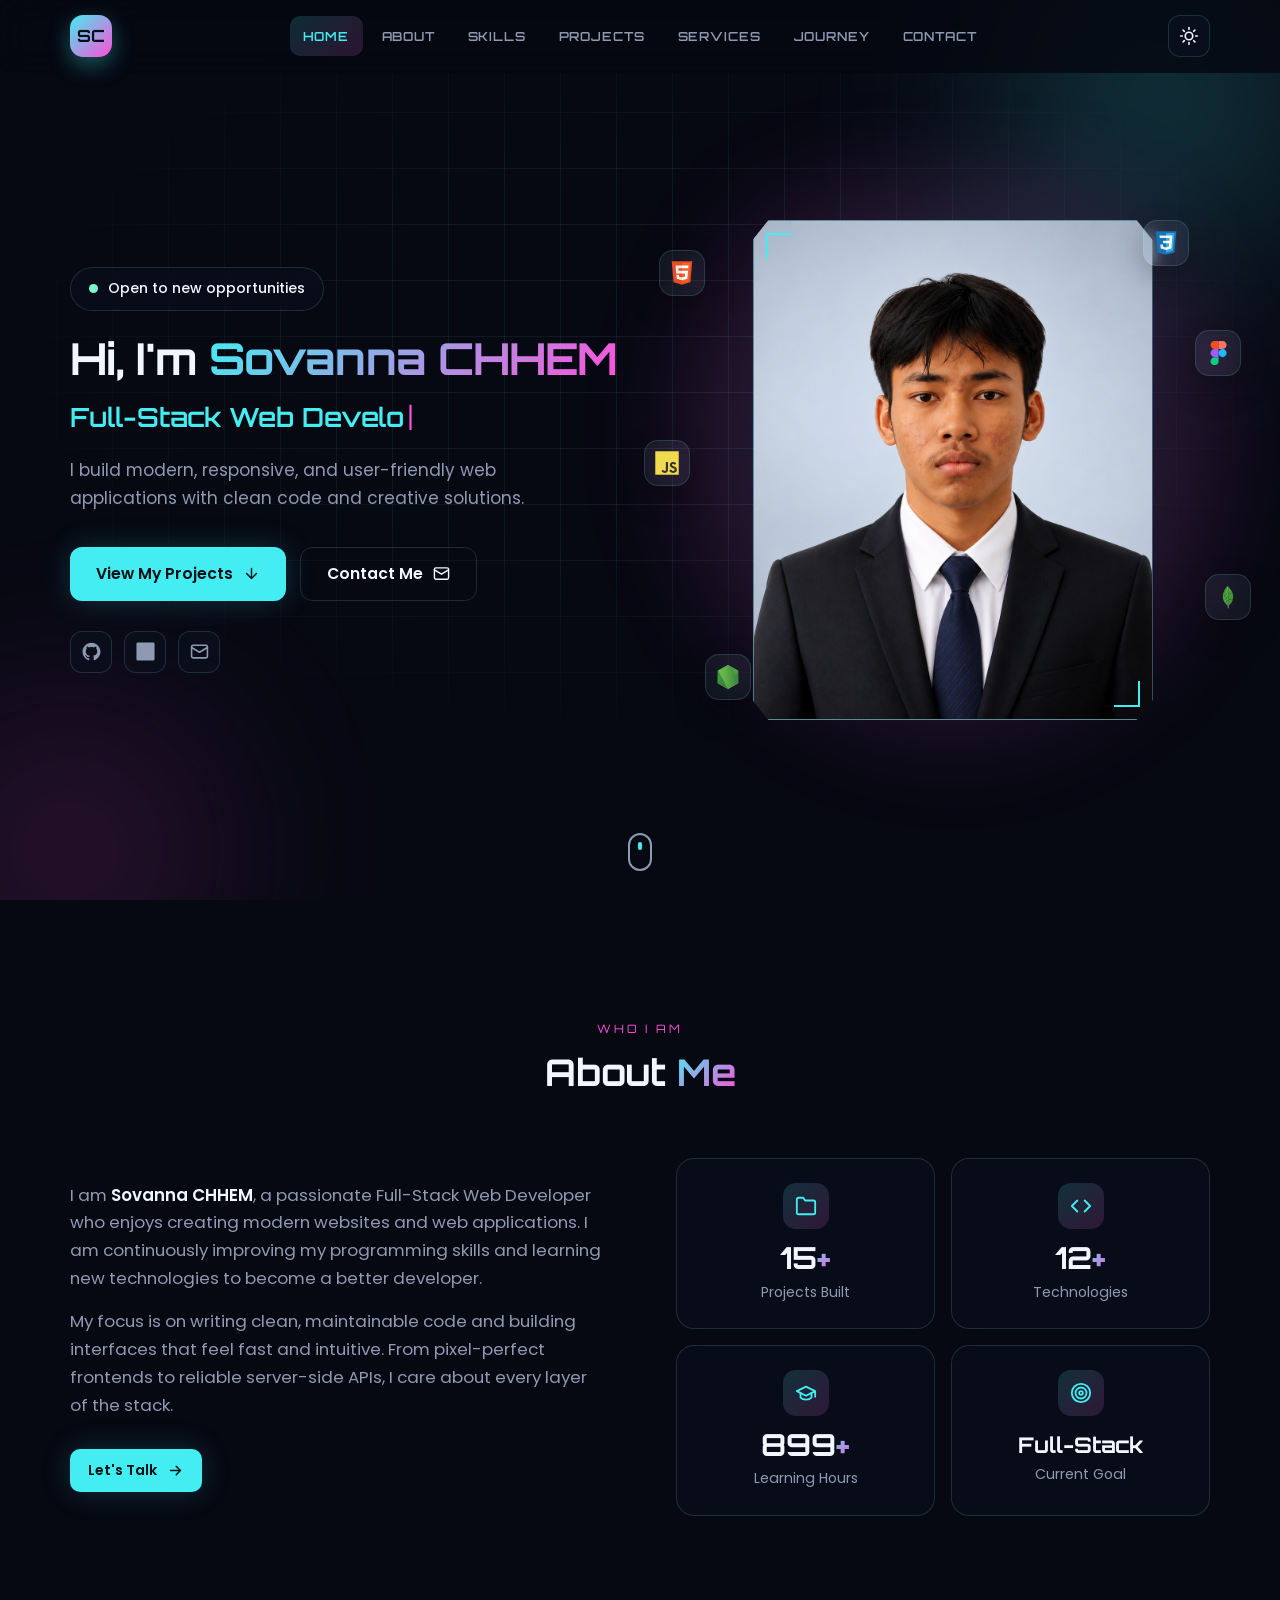
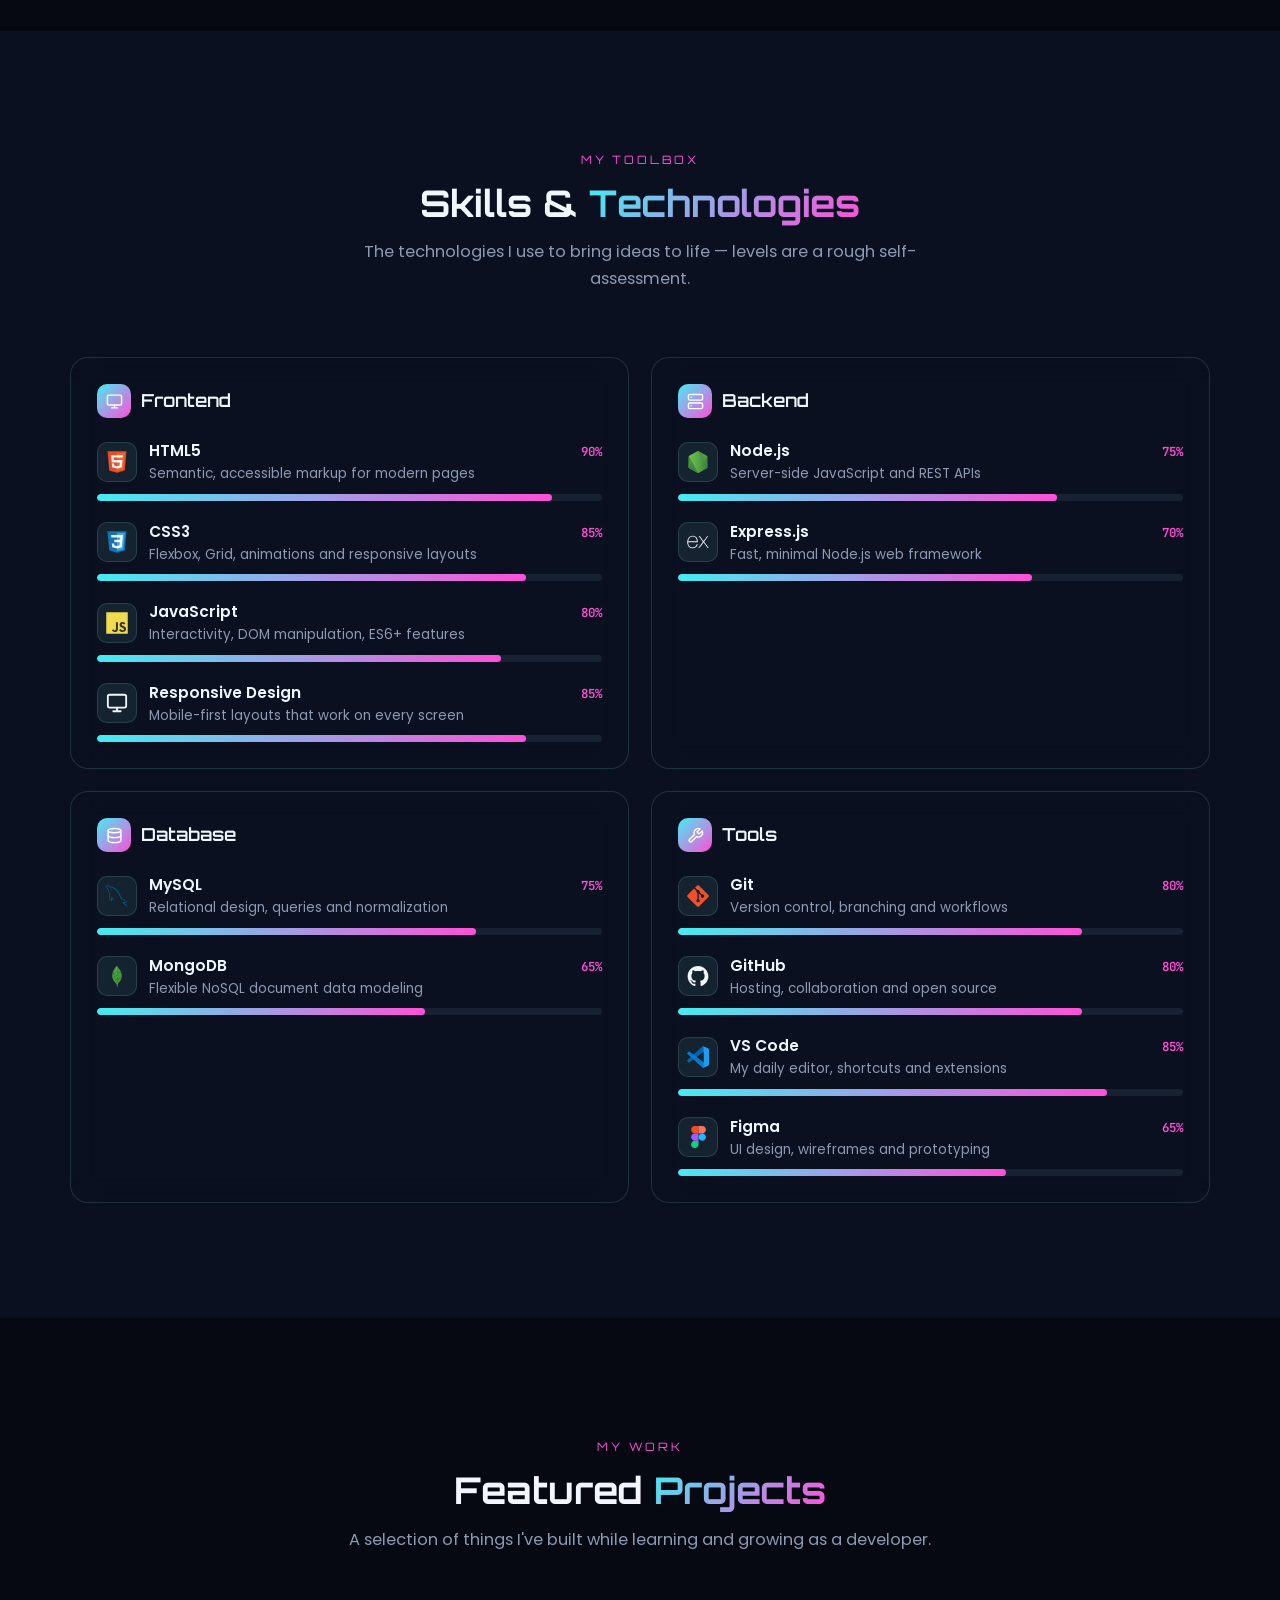
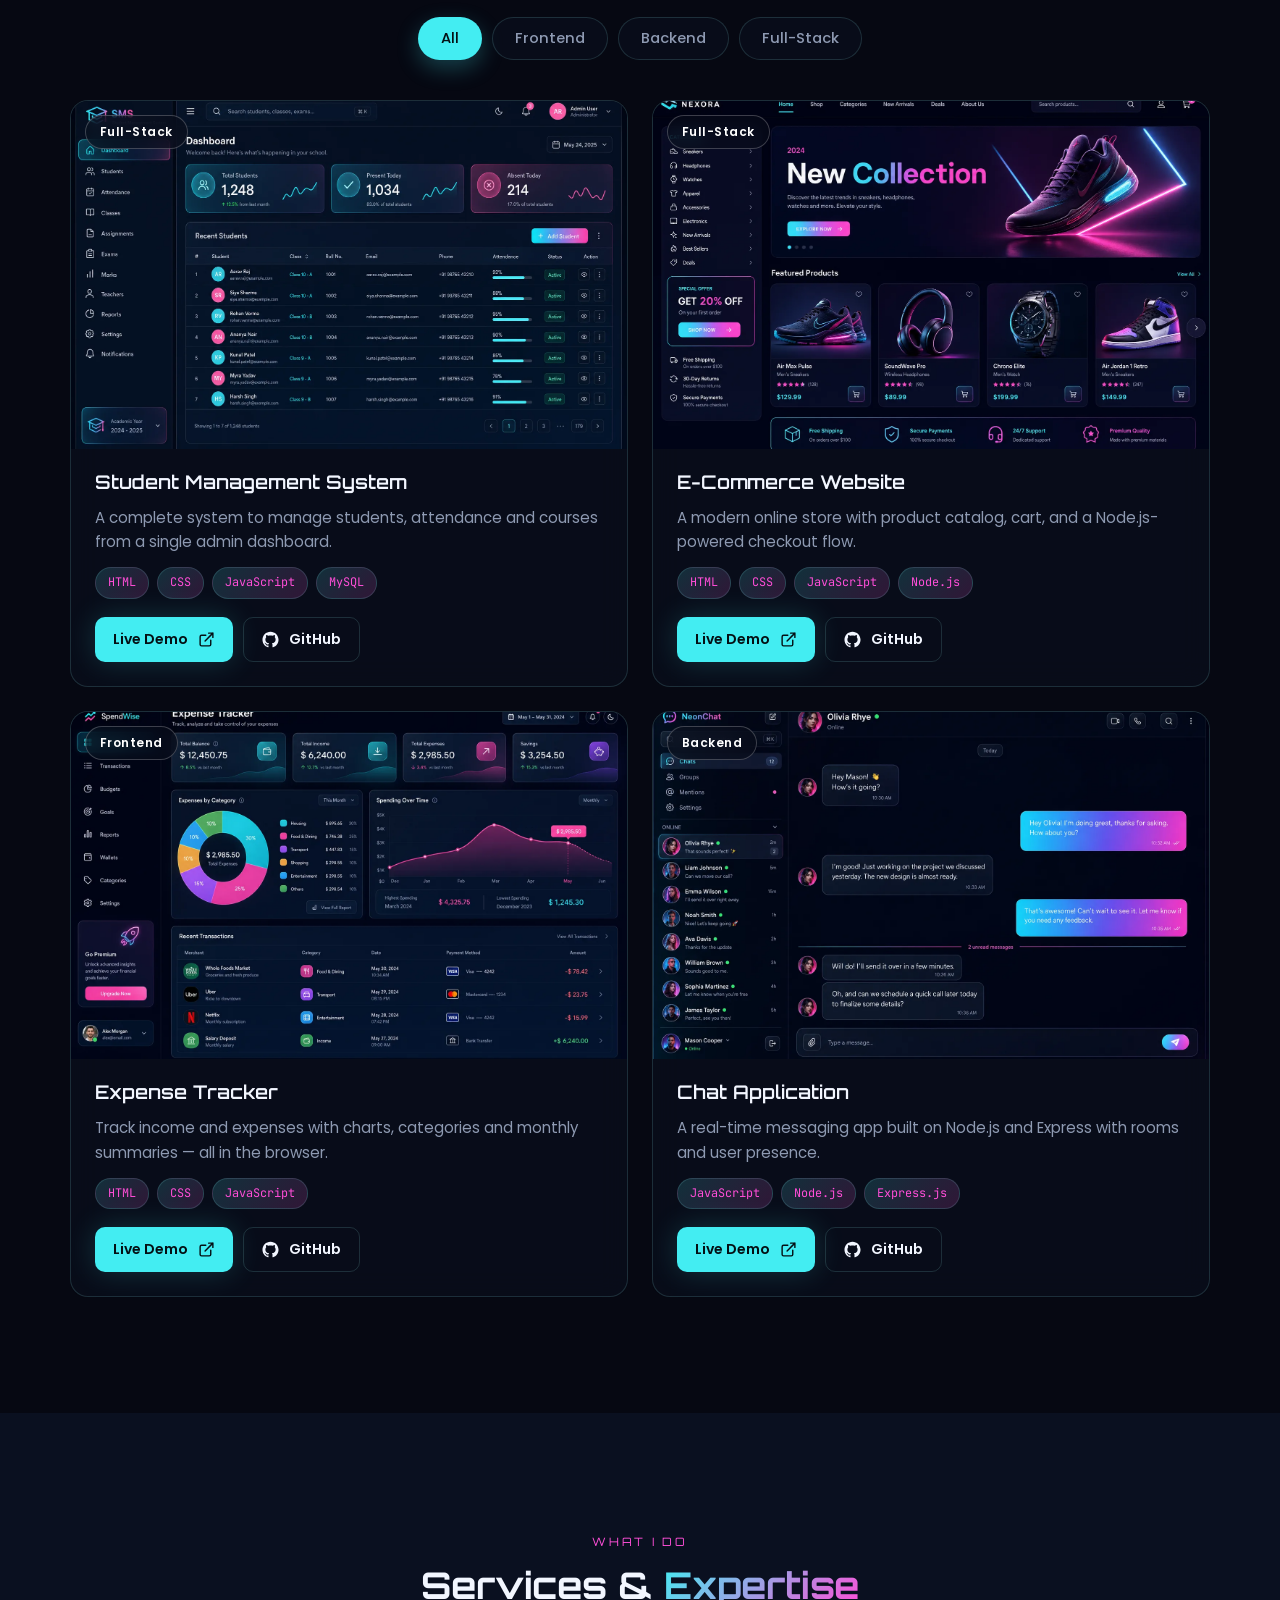
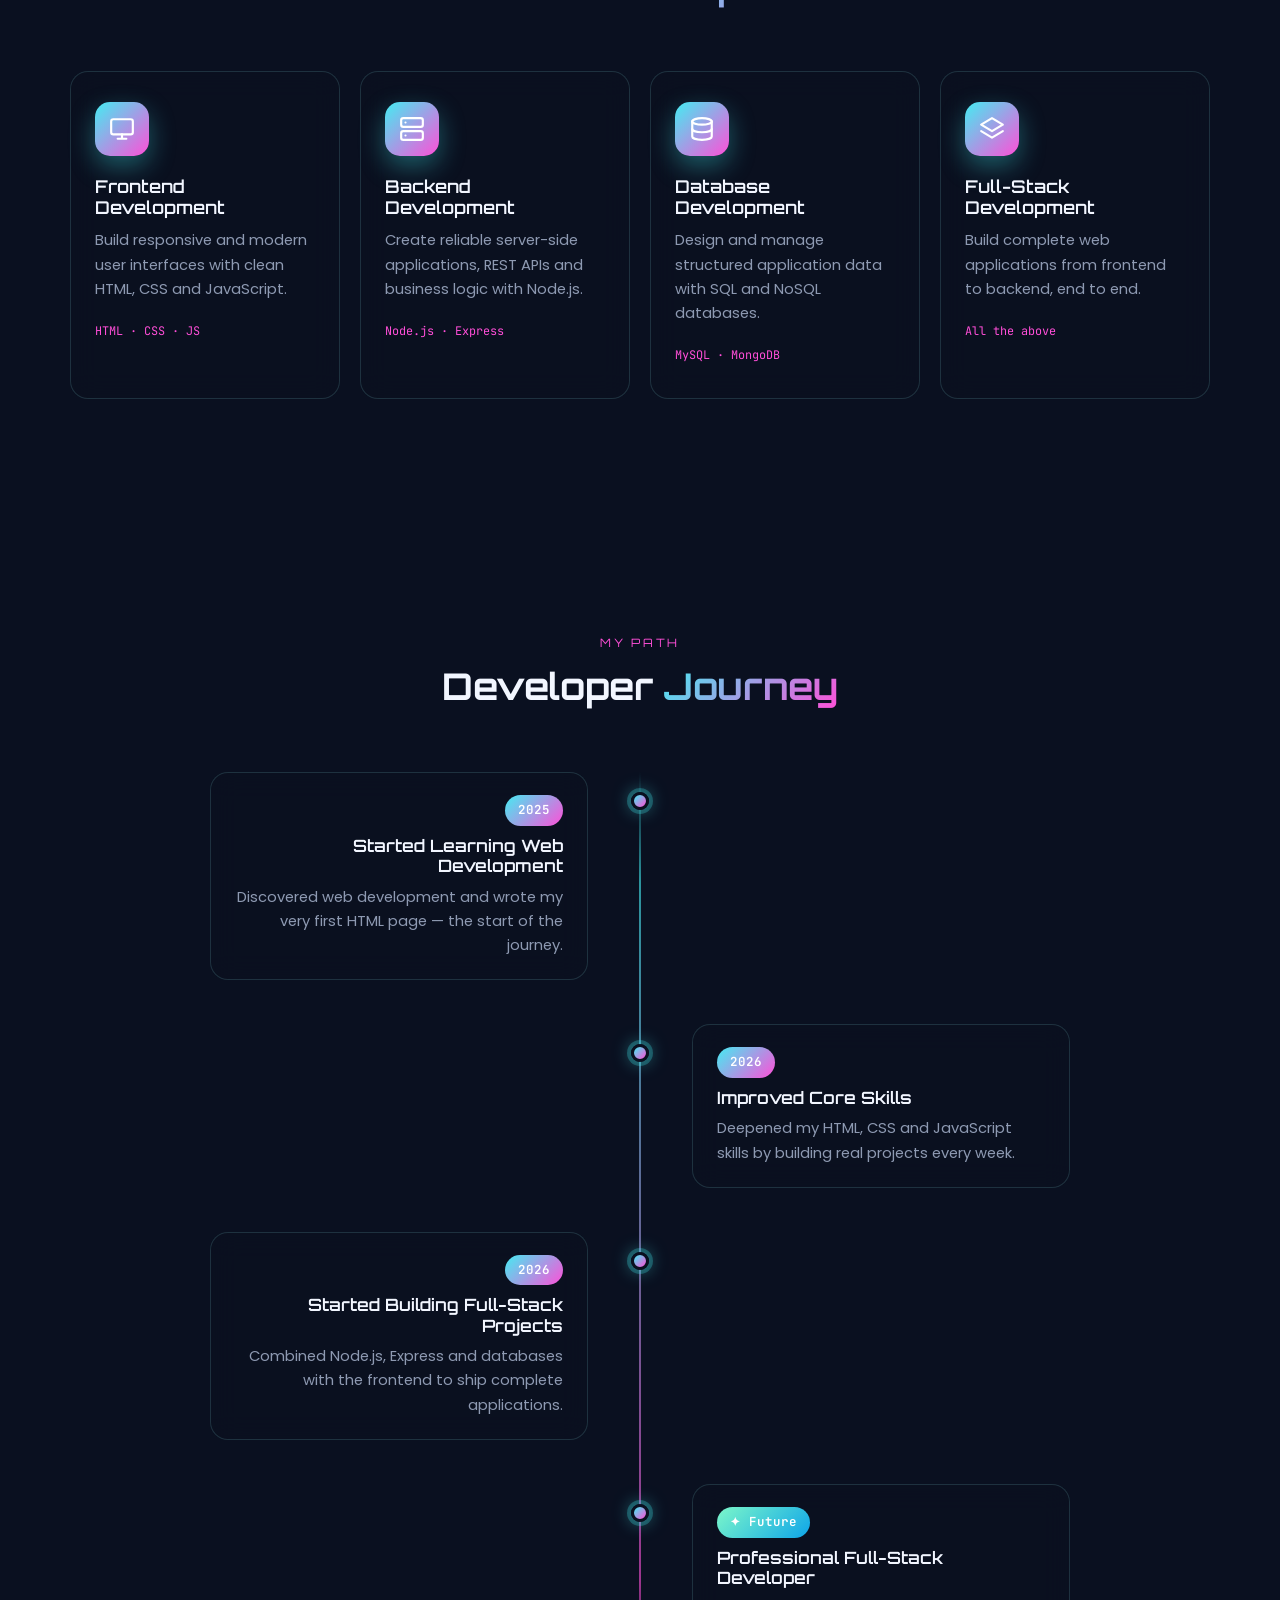
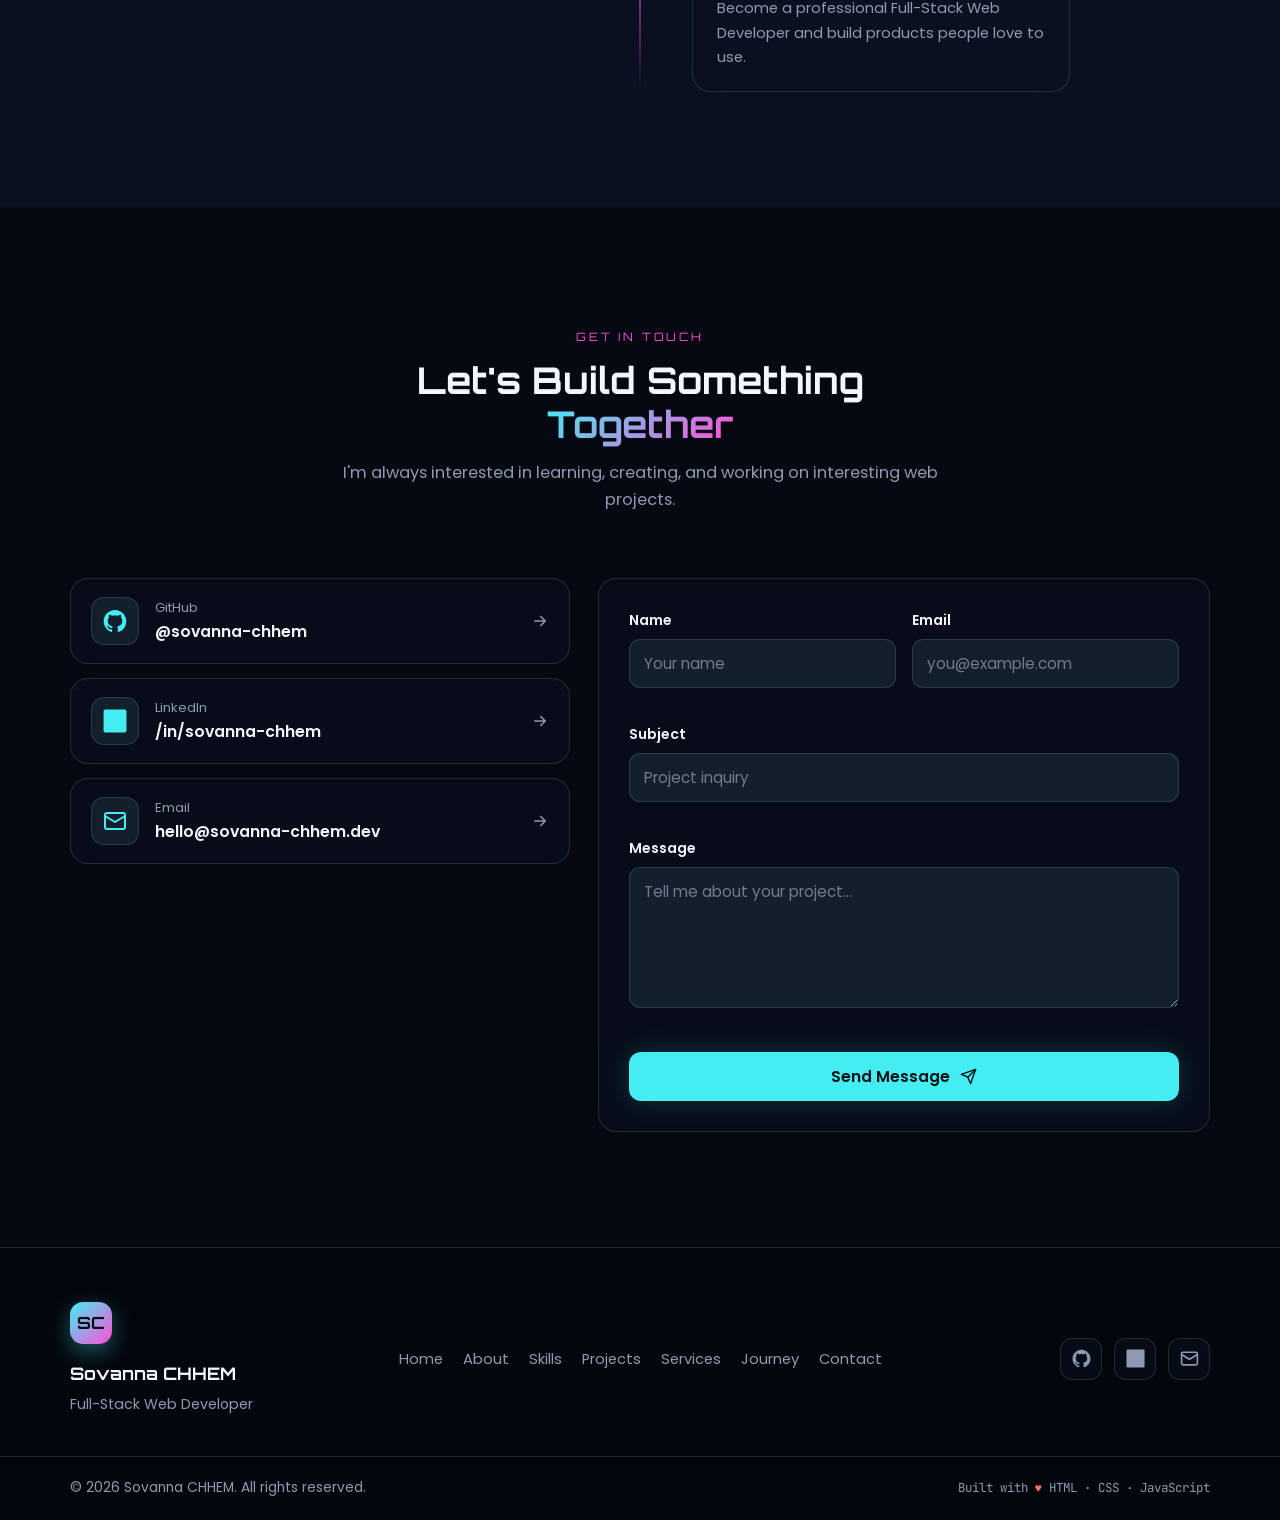
<file: index.html>
<!DOCTYPE html>
<html lang="en" data-theme="dark">

<head>
  <!-- ============================================================
       Sovanna CHHEM — Full-Stack Web Developer Portfolio
       Pure HTML5 + CSS3 + vanilla JavaScript (no frameworks)
       ============================================================ -->
  <meta charset="UTF-8" />
  <meta name="viewport" content="width=device-width, initial-scale=1.0" />

  <!-- SEO -->
  <title>Sovanna CHHEM — Full-Stack Web Developer</title>
  <meta name="description"
    content="Portfolio of Sovanna CHHEM, a modern Full-Stack Web Developer building responsive, user-friendly web applications with clean code and creative solutions." />
  <meta name="keywords"
    content="Sovanna CHHEM, Full-Stack Developer, Web Developer, HTML, CSS, JavaScript, Node.js, Express, MySQL, MongoDB, Portfolio" />
  <meta name="author" content="Sovanna CHHEM" />
  <meta name="robots" content="index, follow" />
  <meta name="theme-color" content="#060812" />
  <link rel="canonical" href="https://sovannachhem.vercel.app/" />
  <!-- Open Graph (social sharing) -->
  <meta property="og:type" content="website" />
  <meta property="og:title" content="Sovanna CHHEM — Full-Stack Web Developer" />
  <meta property="og:description"
    content="I build modern, responsive, and user-friendly web applications with clean code and creative solutions." />
  <meta property="og:url" content="https://sovannachhem.vercel.app/" />
  <meta property="og:site_name" content="Sovanna CHHEM" />
  <meta property="og:locale" content="en_US" />
  <meta property="og:image" content="https://sovannachhem.vercel.app/assets/images/sovanna.png" />
  <meta property="og:image:alt" content="Anime-style developer avatar of Sovanna CHHEM" />
  <meta name="twitter:card" content="summary_large_image" />
  <meta name="twitter:title" content="Sovanna CHHEM — Full-Stack Web Developer" />
  <meta name="twitter:description"
    content="Portfolio of Sovanna CHHEM, a Full-Stack Web Developer building modern web applications." />
  <meta name="twitter:image" content="https://sovannachhem.vercel.app/assets/images/sovanna.png" />
  <meta name="google-site-verification" content="WPtiojHnUy4G0GXLdQx_UKzPWzONF-RwFGlHoE3IRe0" />
  <!-- Favicon (SC monogram) -->
  <link rel="icon" type="image/svg+xml" href="assets/icons/favicon.svg" />

  <!-- Fonts: Orbitron (display), Poppins (body), Battambang (Khmer), JetBrains Mono (code) -->
  <link rel="preconnect" href="https://fonts.googleapis.com" />
  <link rel="preconnect" href="https://fonts.gstatic.com" crossorigin />
  <link
    href="https://fonts.googleapis.com/css2?family=Battambang:wght@300;400;700&family=JetBrains+Mono:wght@400;500&family=Orbitron:wght@500;600;700;800&family=Poppins:wght@300;400;500;600;700&display=swap"
    rel="stylesheet" />

  <!-- Prevent theme flash: apply saved theme before the page paints.
       The full theme logic lives in script.js (localStorage key: sc-portfolio-theme). -->
  <script>
    (function () {
      try {
        var saved = localStorage.getItem("sc-portfolio-theme");
        document.documentElement.setAttribute("data-theme", saved === "light" ? "light" : "dark");
      } catch (e) {
        document.documentElement.setAttribute("data-theme", "dark");
      }
    })();
  </script>

  <script type="application/ld+json">
    {
      "@context": "https://schema.org",
      "@graph": [
        {
          "@type": "WebSite",
          "@id": "https://sovannachhem.vercel.app/#website",
          "url": "https://sovannachhem.vercel.app/",
          "name": "Sovanna CHHEM — Full-Stack Web Developer",
          "description": "Portfolio of Sovanna CHHEM, a Full-Stack Web Developer building modern web applications."
        },
        {
          "@type": "Person",
          "@id": "https://sovannachhem.vercel.app/#person",
          "name": "Sovanna CHHEM",
          "url": "https://sovannachhem.vercel.app/",
          "jobTitle": "Full-Stack Web Developer",
          "image": "https://sovannachhem.vercel.app/assets/images/sovanna.png",
          "sameAs": [
            "https://github.com/sovanna-chhem",
            "https://www.linkedin.com/in/sovanna-chhem"
          ]
        }
      ]
    }
  </script>

  <link rel="stylesheet" href="style.css" />
</head>

<body>
  <!-- ============ SVG SPRITE (all icons defined once, reused with <use>) ============ -->
  <svg class="svg-sprite" aria-hidden="true" focusable="false">
    <defs>
      <!-- Brand icons (devicon style, 128 viewBox) -->
      <symbol id="i-html5" viewBox="0 0 128 128">
        <path fill="#E44D26" d="M19.037 113.876L9.032 1.661h109.936l-10.016 112.198-45.019 12.48z" />
        <path fill="#F16529" d="M64 116.8l36.378-10.086 8.559-95.878H64z" />
        <path fill="#EBEBEB"
          d="M64 52.455H45.788L44.53 38.361H64V24.599H29.489l.33 3.692 3.382 37.927H64zm0 35.743l-.061.017-15.327-4.14-.979-10.975H33.816l1.928 21.609 28.193 7.826.063-.017z" />
        <path fill="#fff"
          d="M63.952 52.455v13.763h16.947l-1.597 17.849-15.35 4.143v14.319l28.215-7.82.207-2.325 3.234-36.233.335-3.696h-3.708zm0-27.856v13.762h33.244l.276-3.092.628-6.978.329-3.692z" />
      </symbol>
      <symbol id="i-css3" viewBox="0 0 128 128">
        <path fill="#1572B6" d="M18.814 114.123L8.76 1.352h110.48l-10.064 112.754-45.243 12.543-45.119-12.526z" />
        <path fill="#33A9DC" d="M64.001 117.062l36.559-10.136 8.601-96.354h-45.16v106.49z" />
        <path fill="#fff"
          d="M64.001 51.429h18.302l1.264-14.163H64.001V23.435h34.682l-.332 3.711-3.4 38.114h-30.95V51.429z" />
        <path fill="#EBEBEB"
          d="M64.083 87.349l-.061.018-15.403-4.159-.985-11.031H33.752l1.937 21.717 28.331 7.863.063-.018v-14.39z" />
        <path fill="#fff"
          d="M81.127 64.675l-1.666 18.522-15.426 4.164v14.39l28.354-7.858.208-2.337 2.406-26.881H81.127z" />
        <path fill="#EBEBEB"
          d="M64.048 23.435v13.831H30.64l-.277-3.108-.63-7.012-.331-3.711h34.646zm-.047 27.996v13.831H48.792l-.277-3.108-.631-7.012-.33-3.711h16.447z" />
      </symbol>
      <symbol id="i-js" viewBox="0 0 128 128">
        <path fill="#F0DB4F" d="M1.408 1.408h125.184v125.185H1.408z" />
        <path fill="#323330"
          d="M116.347 96.736c-.917-5.711-4.641-10.508-15.672-14.981-3.832-1.761-8.104-3.022-9.377-5.926-.452-1.69-.512-2.642-.226-3.665.821-3.32 4.784-4.355 7.925-3.403 2.023.678 3.938 2.237 5.093 4.724 5.402-3.498 5.391-3.475 9.163-5.879-1.381-2.141-2.118-3.129-3.022-4.045-3.249-3.629-7.676-5.498-14.756-5.355l-3.688.477c-3.534.893-6.902 2.748-8.877 5.235-5.926 6.724-4.236 18.492 2.975 23.335 7.104 5.332 17.54 6.545 18.873 11.531 1.297 6.104-4.486 8.08-10.234 7.378-4.236-.881-6.592-3.034-9.139-6.949-4.688 2.713-4.688 2.713-9.508 5.485 1.143 2.499 2.344 3.63 4.26 5.795 9.068 9.198 31.76 8.746 35.83-5.176.165-.478 1.261-3.666.38-8.581zM69.462 58.943H57.753l-.048 30.272c0 6.438.333 12.34-.714 14.149-1.713 3.558-6.152 3.117-8.175 2.427-2.059-1.012-3.106-2.451-4.319-4.485-.333-.584-.583-1.036-.667-1.071l-9.52 5.83c1.583 3.249 3.915 6.069 6.902 7.901 4.462 2.678 10.459 3.499 16.731 2.059 4.082-1.189 7.604-3.652 9.448-7.401 2.666-4.915 2.094-10.864 2.07-17.444.06-10.735.001-21.468.001-32.237z" />
      </symbol>
      <symbol id="i-node" viewBox="0 0 128 128">
        <path fill="url(#ng1)"
          d="M66.958.825a6.07 6.07 0 0 0-6.035 0L11.103 29.76c-1.895 1.072-2.96 3.095-2.96 5.24v57.988c0 2.143 1.183 4.167 2.958 5.24l49.82 28.934a6.07 6.07 0 0 0 6.036 0l49.82-28.935c1.894-1.072 2.958-3.096 2.958-5.24V35c0-2.144-1.183-4.167-2.958-5.24z" />
        <path fill="url(#ng2)"
          d="M116.897 29.76 66.841.825A8.161 8.161 0 0 0 65.302.23L9.21 96.798a6.251 6.251 0 0 0 1.657 1.43l50.057 28.934c1.42.833 3.076 1.072 4.615.595l52.66-96.925a3.702 3.702 0 0 0-1.302-1.072z" />
        <path fill="url(#ng3)"
          d="M116.898 98.225c1.42-.833 2.485-2.262 2.958-3.81L65.066.108c-1.42-.238-2.959-.119-4.26.715L11.104 29.639l53.606 98.355c.71-.12 1.54-.358 2.25-.715z" />
        <defs>
          <linearGradient id="ng1" x1="34.513" x2="27.157" y1="15.535" y2="30.448"
            gradientTransform="translate(-129.242 -73.715) scale(6.18523)" gradientUnits="userSpaceOnUse">
            <stop stop-color="#3F873F" />
            <stop offset=".33" stop-color="#3F8B3D" />
            <stop offset=".637" stop-color="#3E9638" />
            <stop offset=".934" stop-color="#3DA92E" />
            <stop offset="1" stop-color="#3DAE2B" />
          </linearGradient>
          <linearGradient id="ng2" x1="30.009" x2="50.533" y1="23.359" y2="8.288"
            gradientTransform="translate(-129.242 -73.715) scale(6.18523)" gradientUnits="userSpaceOnUse">
            <stop offset=".138" stop-color="#3F873F" />
            <stop offset=".402" stop-color="#52A044" />
            <stop offset=".713" stop-color="#64B749" />
            <stop offset=".908" stop-color="#6ABF4B" />
          </linearGradient>
          <linearGradient id="ng3" x1="21.917" x2="40.555" y1="22.261" y2="22.261"
            gradientTransform="translate(-129.242 -73.715) scale(6.18523)" gradientUnits="userSpaceOnUse">
            <stop offset=".092" stop-color="#6ABF4B" />
            <stop offset=".287" stop-color="#64B749" />
            <stop offset=".598" stop-color="#52A044" />
            <stop offset=".862" stop-color="#3F873F" />
          </linearGradient>
        </defs>
      </symbol>
      <symbol id="i-express" viewBox="0 0 128 128">
        <path fill="currentColor"
          d="M126.67 98.44c-4.56 1.16-7.38.05-9.91-3.75-5.68-8.51-11.95-16.63-18-24.9-.78-1.07-1.59-2.12-2.6-3.45C89 76 81.85 85.2 75.14 94.77c-2.4 3.42-4.92 4.91-9.4 3.7l26.92-36.13L67.6 29.71c4.31-.84 7.29-.41 9.93 3.45 5.83 8.52 12.26 16.63 18.67 25.21 6.45-8.55 12.8-16.67 18.8-25.11 2.41-3.42 5-4.72 9.33-3.46-3.28 4.35-6.49 8.63-9.72 12.88-4.36 5.73-8.64 11.53-13.16 17.14-1.61 2-1.35 3.3.09 5.19C109.9 76 118.16 87.1 126.67 98.44zM1.33 61.74c.72-3.61 1.2-7.29 2.2-10.83 6-21.43 30.6-30.34 47.5-17.06C60.93 41.64 63.39 52.62 62.9 65H7.1c-.84 22.21 15.15 35.62 35.53 28.78 7.15-2.4 11.36-8 13.47-15 1.07-3.51 2.84-4.06 6.14-3.06-1.69 8.76-5.52 16.08-13.52 20.66-12 6.86-29.13 4.64-38.14-4.89C5.26 85.89 3 78.92 2 71.39c-.15-1.2-.46-2.38-.7-3.57q.03-3.04.03-6.08zm5.87-1.49h50.43c-.33-16.06-10.33-27.47-24-27.57-15-.12-25.78 11.02-26.43 27.57z" />
      </symbol>
      <symbol id="i-mysql" viewBox="0 0 128 128">
        <path fill="#00618A"
          d="M117.688 98.242c-6.973-.191-12.297.461-16.852 2.379-1.293.547-3.355.559-3.566 2.18.711.746.82 1.859 1.387 2.777 1.086 1.754 2.922 4.113 4.559 5.352 1.789 1.348 3.633 2.793 5.551 3.961 3.414 2.082 7.223 3.27 10.504 5.352 1.938 1.23 3.859 2.777 5.75 4.164.934.684 1.563 1.75 2.773 2.18v-.195c-.637-.812-.801-1.93-1.387-2.777l-2.578-2.578c-2.52-3.344-5.719-6.281-9.117-8.719-2.711-1.949-8.781-4.578-9.91-7.73l-.199-.199c1.922-.219 4.172-.914 5.949-1.391 2.98-.797 5.645-.59 8.719-1.387l4.164-1.187v-.793c-1.555-1.594-2.664-3.707-4.359-5.152-4.441-3.781-9.285-7.555-14.273-10.703-2.766-1.746-6.184-2.883-9.117-4.363-.988-.496-2.719-.758-3.371-1.586-1.539-1.961-2.379-4.449-3.566-6.738-2.488-4.793-4.93-10.023-7.137-15.066-1.504-3.437-2.484-6.828-4.359-9.91-9-14.797-18.687-23.73-33.695-32.508-3.195-1.867-7.039-2.605-11.102-3.57l-6.543-.395c-1.332-.555-2.715-2.184-3.965-2.977C16.977 3.52 4.223-3.312.539 5.672-1.785 11.34 4.016 16.871 6.09 19.746c1.457 2.012 3.32 4.273 4.359 6.539.688 1.492.805 2.984 1.391 4.559 1.438 3.883 2.695 8.109 4.559 11.695.941 1.816 1.98 3.727 3.172 5.352.727.996 1.98 1.438 2.18 2.973-1.227 1.715-1.297 4.375-1.984 6.543-3.098 9.77-1.926 21.91 2.578 29.137 1.383 2.223 4.641 6.98 9.117 5.156 3.918-1.598 3.043-6.539 4.164-10.902.254-.988.098-1.715.594-2.379v.199l3.57 7.133c2.641 4.254 7.324 8.699 11.297 11.699 2.059 1.555 3.68 4.242 6.344 5.152v-.199h-.199c-.516-.805-1.324-1.137-1.98-1.781-1.551-1.523-3.277-3.414-4.559-5.156-3.613-4.902-6.805-10.27-9.711-15.855-1.391-2.668-2.598-5.609-3.77-8.324-.453-1.047-.445-2.633-1.387-3.172-1.281 1.988-3.172 3.598-4.164 5.945-1.582 3.754-1.789 8.336-2.375 13.082-.348.125-.195.039-.398.199-2.762-.668-3.73-3.508-4.758-5.949-2.594-6.164-3.078-16.09-.793-23.191.59-1.836 3.262-7.617 2.18-9.316-.516-1.691-2.219-2.672-3.172-3.965-1.18-1.598-2.355-3.703-3.172-5.551-2.125-4.805-3.113-10.203-5.352-15.062-1.07-2.324-2.875-4.676-4.359-6.738-1.645-2.289-3.484-3.977-4.758-6.742-.453-.984-1.066-2.559-.398-3.566.215-.684.516-.969 1.191-1.191 1.148-.887 4.352.297 5.547.793 3.18 1.32 5.832 2.578 8.527 4.363 1.289.855 2.598 2.512 4.16 2.973h1.785c2.789.641 5.914.195 8.523.988 4.609 1.402 8.738 3.582 12.488 5.949 11.422 7.215 20.766 17.48 27.156 29.734 1.027 1.973 1.473 3.852 2.379 5.945 1.824 4.219 4.125 8.559 5.941 12.688 1.816 4.113 3.582 8.27 6.148 11.695 1.348 1.801 6.551 2.766 8.918 3.766 1.66.699 4.379 1.43 5.949 2.379 3 1.809 5.906 3.965 8.723 5.945 1.402.992 5.73 3.168 5.945 4.957zm-88.605-75.52c-1.453-.027-2.48.156-3.566.395v.199h.195c.695 1.422 1.918 2.34 2.777 3.566l1.98 4.164.199-.195c1.227-.867 1.789-2.25 1.781-4.363-.492-.52-.562-1.164-.992-1.785-.562-.824-1.66-1.289-2.375-1.98zm0 0" />
      </symbol>
      <symbol id="i-mongo" viewBox="0 0 128 128">
        <path fill-rule="evenodd" clip-rule="evenodd" fill="#439934"
          d="M88.038 42.812c1.605 4.643 2.761 9.383 3.141 14.296.472 6.095.256 12.147-1.029 18.142-.035.165-.109.32-.164.48-.403.001-.814-.049-1.208.012-3.329.523-6.655 1.065-9.981 1.604-3.438.557-6.881 1.092-10.313 1.687-1.216.21-2.721-.041-3.212 1.641-.014.046-.154.054-.235.08l.166-10.051-.169-24.252 1.602-.275c2.62-.429 5.24-.864 7.862-1.281 3.129-.497 6.261-.98 9.392-1.465 1.381-.215 2.764-.412 4.148-.618z" />
        <path fill-rule="evenodd" clip-rule="evenodd" fill="#45A538"
          d="M61.729 110.054c-1.69-1.453-3.439-2.842-5.059-4.37-8.717-8.222-15.093-17.899-18.233-29.566-.865-3.211-1.442-6.474-1.627-9.792-.13-2.322-.318-4.665-.154-6.975.437-6.144 1.325-12.229 3.127-18.147l.099-.138c.175.233.427.439.516.702 1.759 5.18 3.505 10.364 5.242 15.551 5.458 16.3 10.909 32.604 16.376 48.9.107.318.384.579.583.866l-.87 2.969z" />
        <path fill-rule="evenodd" clip-rule="evenodd" fill="#46A037"
          d="M88.038 42.812c-1.384.206-2.768.403-4.149.616-3.131.485-6.263.968-9.392 1.465-2.622.417-5.242.852-7.862 1.281l-1.602.275-.012-1.045c-.053-.859-.144-1.717-.154-2.576-.069-5.478-.112-10.956-.18-16.434-.042-3.429-.105-6.857-.175-10.285-.043-2.13-.089-4.261-.185-6.388-.052-1.143-.236-2.28-.311-3.423-.042-.657.016-1.319.029-1.979.817 1.583 1.616 3.178 2.456 4.749 1.327 2.484 3.441 4.314 5.344 6.311 7.523 7.892 12.864 17.068 16.193 27.433z" />
        <path fill-rule="evenodd" clip-rule="evenodd" fill="#409433"
          d="M65.036 80.753c.081-.026.222-.034.235-.08.491-1.682 1.996-1.431 3.212-1.641 3.432-.594 6.875-1.13 10.313-1.687 3.326-.539 6.652-1.081 9.981-1.604.394-.062.805-.011 1.208-.012-.622 2.22-1.112 4.488-1.901 6.647-.896 2.449-1.98 4.839-3.131 7.182a49.142 49.142 0 01-6.353 9.763c-1.919 2.308-4.058 4.441-6.202 6.548-1.185 1.165-2.582 2.114-3.882 3.161l-.337-.23-1.214-1.038-1.256-2.753a41.402 41.402 0 01-1.394-9.838l.023-.561.171-2.426c.057-.828.133-1.655.168-2.485.129-2.982.241-5.964.359-8.946z" />
        <path fill-rule="evenodd" clip-rule="evenodd" fill="#4FAA41"
          d="M65.036 80.753c-.118 2.982-.23 5.964-.357 8.947-.035.83-.111 1.657-.168 2.485l-.765.289c-1.699-5.002-3.399-9.951-5.062-14.913-2.75-8.209-5.467-16.431-8.213-24.642a4498.887 4498.887 0 00-6.7-19.867c-.105-.31-.407-.552-.617-.826l4.896-9.002c.168.292.39.565.496.879a6167.476 6167.476 0 016.768 20.118c2.916 8.73 5.814 17.467 8.728 26.198.116.349.308.671.491 1.062l.67-.78-.167 10.052z" />
        <path fill-rule="evenodd" clip-rule="evenodd" fill="#4AA73C"
          d="M43.155 32.227c.21.274.511.516.617.826a4498.887 4498.887 0 016.7 19.867c2.746 8.211 5.463 16.433 8.213 24.642 1.662 4.961 3.362 9.911 5.062 14.913l.765-.289-.171 2.426-.155.559c-.266 2.656-.49 5.318-.814 7.968-.163 1.328-.509 2.632-.772 3.947-.198-.287-.476-.548-.583-.866-5.467-16.297-10.918-32.6-16.376-48.9a3888.972 3888.972 0 00-5.242-15.551c-.089-.263-.34-.469-.516-.702l3.272-8.84z" />
        <path fill-rule="evenodd" clip-rule="evenodd" fill="#57AE47"
          d="M65.202 70.702l-.67.78c-.183-.391-.375-.714-.491-1.062-2.913-8.731-5.812-17.468-8.728-26.198a6167.476 6167.476 0 00-6.768-20.118c-.105-.314-.327-.588-.496-.879l6.055-7.965c.191.255.463.482.562.769 1.681 4.921 3.347 9.848 5.003 14.778 1.547 4.604 3.071 9.215 4.636 13.813.105.308.47.526.714.786l.012 1.045c.058 8.082.115 16.167.171 24.251z" />
        <path fill-rule="evenodd" clip-rule="evenodd" fill="#60B24F"
          d="M65.021 45.404c-.244-.26-.609-.478-.714-.786-1.565-4.598-3.089-9.209-4.636-13.813-1.656-4.93-3.322-9.856-5.003-14.778-.099-.287-.371-.514-.562-.769 1.969-1.928 3.877-3.925 5.925-5.764 1.821-1.634 3.285-3.386 3.352-5.968.003-.107.059-.214.145-.514l.519 1.306c-.013.661-.072 1.322-.029 1.979.075 1.143.259 2.28.311 3.423.096 2.127.142 4.258.185 6.388.069 3.428.132 6.856.175 10.285.067 5.478.111 10.956.18 16.434.008.861.098 1.718.152 2.577z" />
        <path fill-rule="evenodd" clip-rule="evenodd" fill="#A9AA88"
          d="M62.598 107.085c.263-1.315.609-2.62.772-3.947.325-2.649.548-5.312.814-7.968l.066-.01.066.011a41.402 41.402 0 001.394 9.838c-.176.232-.425.439-.518.701-.727 2.05-1.412 4.116-2.143 6.166-.1.28-.378.498-.574.744l-.747-2.566.87-2.969z" />
        <path fill-rule="evenodd" clip-rule="evenodd" fill="#B6B598"
          d="M62.476 112.621c.196-.246.475-.464.574-.744.731-2.05 1.417-4.115 2.143-6.166.093-.262.341-.469.518-.701l1.255 2.754c-.248.352-.59.669-.728 1.061l-2.404 7.059c-.099.283-.437.483-.663.722l-.695-3.985z" />
        <path fill-rule="evenodd" clip-rule="evenodd" fill="#C2C1A7"
          d="M63.171 116.605c.227-.238.564-.439.663-.722l2.404-7.059c.137-.391.48-.709.728-1.061l1.215 1.037c-.587.58-.913 1.25-.717 2.097l-.369 1.208c-.168.207-.411.387-.494.624-.839 2.403-1.64 4.819-2.485 7.222-.107.305-.404.544-.614.812-.109-1.387-.22-2.771-.331-4.158z" />
        <path fill-rule="evenodd" clip-rule="evenodd" fill="#CECDB7"
          d="M63.503 120.763c.209-.269.506-.508.614-.812.845-2.402 1.646-4.818 2.485-7.222.083-.236.325-.417.494-.624l-.509 5.545c-.136.157-.333.294-.398.477-.575 1.614-1.117 3.24-1.694 4.854-.119.333-.347.627-.525.938-.158-.207-.441-.407-.454-.623-.051-.841-.016-1.688-.013-2.533z" />
        <path fill-rule="evenodd" clip-rule="evenodd" fill="#DBDAC7"
          d="M63.969 123.919c.178-.312.406-.606.525-.938.578-1.613 1.119-3.239 1.694-4.854.065-.183.263-.319.398-.477l.012 3.64-1.218 3.124-1.411-.495z" />
        <path fill-rule="evenodd" clip-rule="evenodd" fill="#EBE9DC"
          d="M65.38 124.415l1.218-3.124.251 3.696-1.469-.572z" />
        <path fill-rule="evenodd" clip-rule="evenodd" fill="#CECDB7"
          d="M67.464 110.898c-.196-.847.129-1.518.717-2.097l.337.23-1.054 1.867z" />
        <path fill-rule="evenodd" clip-rule="evenodd" fill="#4FAA41"
          d="M64.316 95.172l-.066-.011-.066.01.155-.559-.023.56z" />
      </symbol>
      <symbol id="i-git" viewBox="0 0 128 128">
        <path fill="#F34F29"
          d="M124.737 58.378L69.621 3.264c-3.172-3.174-8.32-3.174-11.497 0L46.68 14.71l14.518 14.518c3.375-1.139 7.243-.375 9.932 2.314 2.703 2.706 3.461 6.607 2.294 9.993l13.992 13.993c3.385-1.167 7.292-.413 9.994 2.295 3.78 3.777 3.78 9.9 0 13.679a9.673 9.673 0 01-13.683 0 9.677 9.677 0 01-2.105-10.521L68.574 47.933l-.002 34.341a9.708 9.708 0 012.559 1.828c3.778 3.777 3.778 9.898 0 13.683-3.779 3.777-9.904 3.777-13.679 0-3.778-3.784-3.778-9.905 0-13.683a9.65 9.65 0 013.167-2.11V47.333a9.581 9.581 0 01-3.167-2.111c-2.862-2.86-3.551-7.06-2.083-10.576L41.056 20.333 3.264 58.123a8.133 8.133 0 000 11.5l55.117 55.114c3.174 3.174 8.32 3.174 11.499 0l54.858-54.858a8.135 8.135 0 00-.001-11.501z" />
      </symbol>
      <symbol id="i-github" viewBox="0 0 128 128">
        <path fill="currentColor" fill-rule="evenodd" clip-rule="evenodd"
          d="M64 5.103c-33.347 0-60.388 27.035-60.388 60.388 0 26.682 17.303 49.317 41.297 57.303 3.017.56 4.125-1.31 4.125-2.905 0-1.44-.056-6.197-.082-11.243-16.8 3.653-20.345-7.125-20.345-7.125-2.747-6.98-6.705-8.836-6.705-8.836-5.48-3.748.413-3.67.413-3.67 6.063.425 9.257 6.223 9.257 6.223 5.386 9.23 14.127 6.562 17.573 5.02.542-3.903 2.107-6.568 3.834-8.076-13.413-1.525-27.514-6.704-27.514-29.843 0-6.593 2.36-11.98 6.223-16.21-.628-1.52-2.695-7.662.584-15.98 0 0 5.07-1.623 16.61 6.19C53.7 35 58.867 34.327 64 34.304c5.13.023 10.3.694 15.127 2.033 11.526-7.813 16.59-6.19 16.59-6.19 3.287 8.317 1.22 14.46.593 15.98 3.872 4.23 6.215 9.617 6.215 16.21 0 23.194-14.127 28.3-27.574 29.796 2.167 1.874 4.097 5.55 4.097 11.183 0 8.08-.07 14.583-.07 16.572 0 1.607 1.088 3.49 4.148 2.897 23.98-7.994 41.263-30.622 41.263-57.294C124.388 32.14 97.35 5.104 64 5.104z" />
      </symbol>
      <symbol id="i-vscode" viewBox="0 0 128 128">
        <mask id="vs1" width="128" height="128" x="0" y="0" maskUnits="userSpaceOnUse" style="mask-type:alpha">
          <path fill="#fff" fill-rule="evenodd"
            d="M90.767 127.126a7.968 7.968 0 0 0 6.35-.244l26.353-12.681a8 8 0 0 0 4.53-7.209V21.009a8 8 0 0 0-4.53-7.21L97.117 1.12a7.97 7.97 0 0 0-9.093 1.548l-50.45 46.026L15.6 32.013a5.328 5.328 0 0 0-6.807.302l-7.048 6.411a5.335 5.335 0 0 0-.006 7.888L20.796 64 1.74 81.387a5.336 5.336 0 0 0 .006 7.887l7.048 6.411a5.327 5.327 0 0 0 6.807.303l21.974-16.68 50.45 46.025a7.96 7.96 0 0 0 2.743 1.793Zm5.252-92.183L57.74 64l38.28 29.058V34.943Z"
            clip-rule="evenodd" />
        </mask>
        <g mask="url(#vs1)">
          <path fill="#0065A9"
            d="M123.471 13.82 97.097 1.12A7.973 7.973 0 0 0 88 2.668L1.662 81.387a5.333 5.333 0 0 0 .006 7.887l7.052 6.411a5.333 5.333 0 0 0 6.811.303l103.971-78.875c3.488-2.646 8.498-.158 8.498 4.22v-.306a8.001 8.001 0 0 0-4.529-7.208Z" />
          <path fill="#007ACC"
            d="m123.471 114.181-26.374 12.698A7.973 7.973 0 0 1 88 125.333L1.662 46.613a5.333 5.333 0 0 1 .006-7.887l7.052-6.411a5.333 5.333 0 0 1 6.811-.303l103.971 78.874c3.488 2.647 8.498.159 8.498-4.219v.306a8.001 8.001 0 0 1-4.529 7.208Z" />
          <path fill="#1F9CF0"
            d="M97.098 126.882A7.977 7.977 0 0 1 88 125.333c2.952 2.952 8 .861 8-3.314V5.98c0-4.175-5.048-6.266-8-3.313a7.977 7.977 0 0 1 9.098-1.549L123.467 13.8A8 8 0 0 1 128 21.01v85.982a8 8 0 0 1-4.533 7.21l-26.369 12.681Z" />
        </g>
      </symbol>
      <symbol id="i-figma" viewBox="0 0 128 128">
        <path fill="#0acf83"
          d="M45.5 129c11.9 0 21.5-9.6 21.5-21.5V86H45.5C33.6 86 24 95.6 24 107.5S33.6 129 45.5 129zm0 0" />
        <path fill="#a259ff" d="M24 64.5C24 52.6 33.6 43 45.5 43H67v43H45.5C33.6 86 24 76.4 24 64.5zm0 0" />
        <path fill="#f24e1e" d="M24 21.5C24 9.6 33.6 0 45.5 0H67v43H45.5C33.6 43 24 33.4 24 21.5zm0 0" />
        <path fill="#ff7262" d="M67 0h21.5C100.4 0 110 9.6 110 21.5S100.4 43 88.5 43H67zm0 0" />
        <path fill="#1abcfe"
          d="M110 64.5c0 11.9-9.6 21.5-21.5 21.5S67 76.4 67 64.5 76.6 43 88.5 43 110 52.6 110 64.5zm0 0" />
      </symbol>
      <symbol id="i-linkedin" viewBox="0 0 128 128">
        <path fill="currentColor"
          d="M116 3H12a8.91 8.91 0 0 0-9 8.8v104.42a8.91 8.91 0 0 0 9 8.78h104a8.93 8.93 0 0 0 9-8.81V11.77A8.93 8.93 0 0 0 116 3z" />
        <path fill="currentColor"
          d="M21.06 48.73h18.11V107H21.06zm9.06-29a10.5 10.5 0 1 1-10.5 10.49 10.5 10.5 0 0 1 10.5-10.49M50.53 48.73h17.36v8h.24c2.42-4.58 8.32-9.41 17.13-9.41C103.6 47.28 107 59.35 107 75v32H88.89V78.65c0-6.75-.12-15.44-9.41-15.44s-10.87 7.36-10.87 15V107H50.53z" />
      </symbol>

      <!-- UI icons (24 viewBox, stroke = currentColor) -->
      <symbol id="i-mail" viewBox="0 0 24 24" fill="none" stroke="currentColor" stroke-width="2" stroke-linecap="round"
        stroke-linejoin="round">
        <rect x="2" y="4" width="20" height="16" rx="2" />
        <path d="m22 7-10 6L2 7" />
      </symbol>
      <symbol id="i-monitor" viewBox="0 0 24 24" fill="none" stroke="currentColor" stroke-width="2"
        stroke-linecap="round" stroke-linejoin="round">
        <rect x="2" y="3" width="20" height="14" rx="2" />
        <path d="M8 21h8M12 17v4" />
      </symbol>
      <symbol id="i-server" viewBox="0 0 24 24" fill="none" stroke="currentColor" stroke-width="2"
        stroke-linecap="round" stroke-linejoin="round">
        <rect x="2" y="2" width="20" height="8" rx="2" />
        <rect x="2" y="14" width="20" height="8" rx="2" />
        <path d="M6 6h.01M6 18h.01" />
      </symbol>
      <symbol id="i-db" viewBox="0 0 24 24" fill="none" stroke="currentColor" stroke-width="2" stroke-linecap="round"
        stroke-linejoin="round">
        <ellipse cx="12" cy="5" rx="9" ry="3" />
        <path d="M21 5v14c0 1.66-4 3-9 3s-9-1.34-9-3V5" />
        <path d="M3 12c0 1.66 4 3 9 3s9-1.34 9-3" />
      </symbol>
      <symbol id="i-layers" viewBox="0 0 24 24" fill="none" stroke="currentColor" stroke-width="2"
        stroke-linecap="round" stroke-linejoin="round">
        <path d="m12 2 10 6-10 6L2 8z" />
        <path d="m2 14 10 6 10-6" />
      </symbol>
      <symbol id="i-folder" viewBox="0 0 24 24" fill="none" stroke="currentColor" stroke-width="2"
        stroke-linecap="round" stroke-linejoin="round">
        <path d="M22 19a2 2 0 0 1-2 2H4a2 2 0 0 1-2-2V5a2 2 0 0 1 2-2h5l2 3h9a2 2 0 0 1 2 2z" />
      </symbol>
      <symbol id="i-code" viewBox="0 0 24 24" fill="none" stroke="currentColor" stroke-width="2" stroke-linecap="round"
        stroke-linejoin="round">
        <polyline points="16 18 22 12 16 6" />
        <polyline points="8 6 2 12 8 18" />
      </symbol>
      <symbol id="i-grad" viewBox="0 0 24 24" fill="none" stroke="currentColor" stroke-width="2" stroke-linecap="round"
        stroke-linejoin="round">
        <path d="M22 10v6M2 10l10-5 10 5-10 5z" />
        <path d="M6 12v5c3 3 9 3 12 0v-5" />
      </symbol>
      <symbol id="i-target" viewBox="0 0 24 24" fill="none" stroke="currentColor" stroke-width="2"
        stroke-linecap="round" stroke-linejoin="round">
        <circle cx="12" cy="12" r="10" />
        <circle cx="12" cy="12" r="6" />
        <circle cx="12" cy="12" r="2" />
      </symbol>
      <symbol id="i-send" viewBox="0 0 24 24" fill="none" stroke="currentColor" stroke-width="2" stroke-linecap="round"
        stroke-linejoin="round">
        <path d="m22 2-7 20-4-9-9-4z" />
        <path d="M22 2 11 13" />
      </symbol>
      <symbol id="i-arrow-right" viewBox="0 0 24 24" fill="none" stroke="currentColor" stroke-width="2"
        stroke-linecap="round" stroke-linejoin="round">
        <path d="M5 12h14M13 6l6 6-6 6" />
      </symbol>
      <symbol id="i-arrow-down" viewBox="0 0 24 24" fill="none" stroke="currentColor" stroke-width="2"
        stroke-linecap="round" stroke-linejoin="round">
        <path d="M12 5v14M19 12l-7 7-7-7" />
      </symbol>
      <symbol id="i-external" viewBox="0 0 24 24" fill="none" stroke="currentColor" stroke-width="2"
        stroke-linecap="round" stroke-linejoin="round">
        <path d="M18 13v6a2 2 0 0 1-2 2H5a2 2 0 0 1-2-2V8a2 2 0 0 1 2-2h6" />
        <path d="M15 3h6v6M10 14 21 3" />
      </symbol>
      <symbol id="i-check" viewBox="0 0 24 24" fill="none" stroke="currentColor" stroke-width="2" stroke-linecap="round"
        stroke-linejoin="round">
        <path d="M22 11.08V12a10 10 0 1 1-5.93-9.14" />
        <path d="m9 11 3 3L22 4" />
      </symbol>
      <symbol id="i-sun" viewBox="0 0 24 24" fill="none" stroke="currentColor" stroke-width="2" stroke-linecap="round"
        stroke-linejoin="round">
        <circle cx="12" cy="12" r="4.5" />
        <path
          d="M12 2v2M12 20v2M4.93 4.93l1.42 1.42M17.66 17.66l1.41 1.41M2 12h2M20 12h2M4.93 19.07l1.42-1.42M17.66 6.34l1.41-1.41" />
      </symbol>
      <symbol id="i-moon" viewBox="0 0 24 24" fill="none" stroke="currentColor" stroke-width="2" stroke-linecap="round"
        stroke-linejoin="round">
        <path d="M21 12.79A9 9 0 1 1 11.21 3 7 7 0 0 0 21 12.79z" />
      </symbol>
      <symbol id="i-tools" viewBox="0 0 24 24" fill="none" stroke="currentColor" stroke-width="2" stroke-linecap="round"
        stroke-linejoin="round">
        <path
          d="M14.7 6.3a1 1 0 0 0 0 1.4l1.6 1.6a1 1 0 0 0 1.4 0l3.77-3.77a6 6 0 0 1-7.94 7.94l-6.91 6.91a2.12 2.12 0 0 1-3-3l6.91-6.91a6 6 0 0 1 7.94-7.94l-3.76 3.76z" />
      </symbol>
      <symbol id="i-chevron-up" viewBox="0 0 24 24" fill="none" stroke="currentColor" stroke-width="2"
        stroke-linecap="round" stroke-linejoin="round">
        <path d="M12 19V5M5 12l7-7 7 7" />
      </symbol>
    </defs>
  </svg>

  <!-- Skip link for keyboard users -->
  <a class="skip-link" href="#home">Skip to content</a>

  <!-- Scroll progress indicator (fills as you scroll) -->
  <div class="scroll-progress" id="scrollProgress" aria-hidden="true"></div>

  <!-- ===================== HEADER / NAVIGATION ===================== -->
  <header class="header" id="header">
    <nav class="nav container" aria-label="Main navigation">
      <!-- Logo -->
      <a href="#home" class="logo" aria-label="SC — Sovanna CHHEM, back to top">
        <span class="logo-mark" aria-hidden="true">SC</span>
      </a>

      <!-- Desktop + mobile menu -->
      <ul class="nav-menu" id="navMenu">
        <li><a href="#home" class="nav-link active">Home</a></li>
        <li><a href="#about" class="nav-link">About</a></li>
        <li><a href="#skills" class="nav-link">Skills</a></li>
        <li><a href="#projects" class="nav-link">Projects</a></li>
        <li><a href="#services" class="nav-link">Services</a></li>
        <li><a href="#journey" class="nav-link">Journey</a></li>
        <li><a href="#contact" class="nav-link">Contact</a></li>
      </ul>

      <div class="nav-actions">
        <!-- Dark / light mode toggle -->
        <button class="theme-toggle" id="themeToggle" aria-label="Switch between dark and light mode">
          <svg class="icon-sun">
            <use href="#i-sun"></use>
          </svg>
          <svg class="icon-moon">
            <use href="#i-moon"></use>
          </svg>
        </button>

        <!-- Hamburger (mobile only) -->
        <button class="nav-toggle" id="navToggle" aria-label="Open navigation menu" aria-expanded="false"
          aria-controls="navMenu">
          <span class="hamburger-line"></span>
          <span class="hamburger-line"></span>
          <span class="hamburger-line"></span>
        </button>
      </div>
    </nav>
  </header>

  <main>
    <!-- ===================== 1. HERO ===================== -->
    <section class="hero section" id="home">
      <div class="hero-bg" aria-hidden="true">
        <span class="orb orb-1"></span>
        <span class="orb orb-2"></span>
        <span class="grid-lines"></span>
      </div>

      <div class="container hero-grid">
        <!-- Left: copy -->
        <div class="hero-content">
          <span class="hero-badge">
            <span class="status-dot" aria-hidden="true"></span>
            Open to new opportunities
          </span>

          <h1 class="hero-title">
            Hi, I'm <span class="gradient-text">Sovanna CHHEM</span>
          </h1>

          <!-- Typing animation swaps between roles (see script.js) -->
          <p class="hero-role">
            <span class="typed-text" id="typedText" aria-label="Full-Stack Web Developer">Full-Stack Web
              Developer</span>
            <span class="typed-cursor" aria-hidden="true">|</span>
          </p>

          <p class="hero-desc">
            I build modern, responsive, and user-friendly web applications with
            clean code and creative solutions.
          </p>

          <div class="hero-actions">
            <a href="#projects" class="btn btn-primary">
              View My Projects
              <svg class="btn-icon">
                <use href="#i-arrow-down"></use>
              </svg>
            </a>
            <a href="#contact" class="btn btn-outline">
              Contact Me
              <svg class="btn-icon">
                <use href="#i-mail"></use>
              </svg>
            </a>
          </div>

          <!-- Quick social links (duplicated in Contact + footer) -->
          <div class="hero-socials">
            <a href="https://github.com/sovanna-chhem" target="_blank" rel="noopener" aria-label="GitHub profile"
              class="social-link">
              <svg class="social-icon">
                <use href="#i-github"></use>
              </svg>
            </a>
            <a href="https://www.linkedin.com/in/sovanna-chhem" target="_blank" rel="noopener"
              aria-label="LinkedIn profile" class="social-link">
              <svg class="social-icon">
                <use href="#i-linkedin"></use>
              </svg>
            </a>
            <a href="mailto:hello@sovanna-chhem.dev" aria-label="Send an email" class="social-link">
              <svg class="social-icon">
                <use href="#i-mail"></use>
              </svg>
            </a>
          </div>
        </div>

        <!-- Right: anime avatar in a HUD frame + floating tech icons -->
        <div class="hero-visual">
          <div class="avatar-glow" aria-hidden="true"></div>

          <div class="avatar-frame">
            <!-- EDIT: replace with your own photo or avatar (any format) -->
            <img src="assets/images/sovanna.png" alt="Anime-style developer avatar of Sovanna CHHEM" width="1024"
              height="1536" loading="eager" />
            <span class="avatar-corner corner-tl" aria-hidden="true"></span>
            <span class="avatar-corner corner-br" aria-hidden="true"></span>
            <span class="scanline" aria-hidden="true"></span>
          </div>

          <!-- Floating technology chips -->
          <span class="float-chip chip-1" aria-hidden="true"><svg class="chip-svg">
              <use href="#i-html5"></use>
            </svg></span>
          <span class="float-chip chip-2" aria-hidden="true"><svg class="chip-svg">
              <use href="#i-css3"></use>
            </svg></span>
          <span class="float-chip chip-3" aria-hidden="true"><svg class="chip-svg">
              <use href="#i-js"></use>
            </svg></span>
          <span class="float-chip chip-4" aria-hidden="true"><svg class="chip-svg">
              <use href="#i-node"></use>
            </svg></span>
          <span class="float-chip chip-5" aria-hidden="true"><svg class="chip-svg">
              <use href="#i-mongo"></use>
            </svg></span>
          <span class="float-chip chip-6" aria-hidden="true"><svg class="chip-svg">
              <use href="#i-figma"></use>
            </svg></span>
        </div>
      </div>

      <!-- Scroll hint -->
      <a href="#about" class="scroll-hint" aria-label="Scroll down to About section">
        <span class="mouse" aria-hidden="true"></span>
      </a>
    </section>

    <!-- ===================== 2. ABOUT ===================== -->
    <section class="section" id="about">
      <div class="container">
        <header class="section-head reveal">
          <span class="section-eyebrow">Who I am</span>
          <h2 class="section-title">About <span class="gradient-text">Me</span></h2>
        </header>

        <div class="about-grid">
          <!-- Bio -->
          <div class="about-text reveal">
            <p>
              I am <strong>Sovanna CHHEM</strong>, a passionate Full-Stack Web Developer
              who enjoys creating modern websites and web applications. I am continuously
              improving my programming skills and learning new technologies to become a
              better developer.
            </p>
            <p>
              My focus is on writing clean, maintainable code and building interfaces that
              feel fast and intuitive. From pixel-perfect frontends to reliable server-side
              APIs, I care about every layer of the stack.
            </p>
            <a href="#contact" class="btn btn-primary btn-sm">Let's Talk
              <svg class="btn-icon">
                <use href="#i-arrow-right"></use>
              </svg>
            </a>
          </div>

          <!-- Stats — EDIT the numbers below (data-target) and labels -->
          <div class="stats-grid">
            <div class="stat-card glass reveal" style="--i: 0">
              <span class="stat-icon" aria-hidden="true"><svg>
                  <use href="#i-folder"></use>
                </svg></span>
              <p class="stat-number"><span class="count" data-target="15">0</span><span class="stat-suffix">+</span></p>
              <p class="stat-label">Projects Built</p>
            </div>

            <div class="stat-card glass reveal" style="--i: 1">
              <span class="stat-icon" aria-hidden="true"><svg>
                  <use href="#i-code"></use>
                </svg></span>
              <p class="stat-number"><span class="count" data-target="12">0</span><span class="stat-suffix">+</span></p>
              <p class="stat-label">Technologies</p>
            </div>

            <div class="stat-card glass reveal" style="--i: 2">
              <span class="stat-icon" aria-hidden="true"><svg>
                  <use href="#i-grad"></use>
                </svg></span>
              <p class="stat-number"><span class="count" data-target="900">0</span><span class="stat-suffix">+</span>
              </p>
              <p class="stat-label">Learning Hours</p>
            </div>

            <div class="stat-card glass reveal" style="--i: 3">
              <span class="stat-icon" aria-hidden="true"><svg>
                  <use href="#i-target"></use>
                </svg></span>
              <p class="stat-number stat-goal">Full-Stack</p>
              <p class="stat-label">Current Goal</p>
            </div>
          </div>
        </div>
      </div>
    </section>

    <!-- ===================== 3. SKILLS ===================== -->
    <section class="section" id="skills">
      <div class="container">
        <header class="section-head reveal">
          <span class="section-eyebrow">My toolbox</span>
          <h2 class="section-title">Skills &amp; <span class="gradient-text">Technologies</span></h2>
          <p class="section-sub">The technologies I use to bring ideas to life — levels are a rough self-assessment.</p>
        </header>

        <!-- EDIT skill levels: change the --level value (and the matching % text) -->
        <div class="skills-grid" id="skillsGrid">
          <!-- Frontend -->
          <div class="skill-card glass reveal" style="--i: 0">
            <h3 class="skill-cat">
              <span class="skill-cat-icon" aria-hidden="true"><svg>
                  <use href="#i-monitor"></use>
                </svg></span>
              Frontend
            </h3>
            <ul class="skill-list">
              <li class="skill">
                <div class="skill-info">
                  <span class="skill-icon" aria-hidden="true"><svg>
                      <use href="#i-html5"></use>
                    </svg></span>
                  <div class="skill-meta">
                    <p class="skill-name">HTML5 <span class="skill-level">90%</span></p>
                    <p class="skill-desc">Semantic, accessible markup for modern pages</p>
                  </div>
                </div>
                <div class="skill-bar" role="progressbar" aria-label="HTML5 skill level" aria-valuenow="90"
                  aria-valuemin="0" aria-valuemax="100">
                  <span class="skill-fill" style="--level: 90%"></span>
                </div>
              </li>
              <li class="skill">
                <div class="skill-info">
                  <span class="skill-icon" aria-hidden="true"><svg>
                      <use href="#i-css3"></use>
                    </svg></span>
                  <div class="skill-meta">
                    <p class="skill-name">CSS3 <span class="skill-level">85%</span></p>
                    <p class="skill-desc">Flexbox, Grid, animations and responsive layouts</p>
                  </div>
                </div>
                <div class="skill-bar" role="progressbar" aria-label="CSS3 skill level" aria-valuenow="85"
                  aria-valuemin="0" aria-valuemax="100">
                  <span class="skill-fill" style="--level: 85%"></span>
                </div>
              </li>
              <li class="skill">
                <div class="skill-info">
                  <span class="skill-icon" aria-hidden="true"><svg>
                      <use href="#i-js"></use>
                    </svg></span>
                  <div class="skill-meta">
                    <p class="skill-name">JavaScript <span class="skill-level">80%</span></p>
                    <p class="skill-desc">Interactivity, DOM manipulation, ES6+ features</p>
                  </div>
                </div>
                <div class="skill-bar" role="progressbar" aria-label="JavaScript skill level" aria-valuenow="80"
                  aria-valuemin="0" aria-valuemax="100">
                  <span class="skill-fill" style="--level: 80%"></span>
                </div>
              </li>
              <li class="skill">
                <div class="skill-info">
                  <span class="skill-icon" aria-hidden="true"><svg>
                      <use href="#i-monitor"></use>
                    </svg></span>
                  <div class="skill-meta">
                    <p class="skill-name">Responsive Design <span class="skill-level">85%</span></p>
                    <p class="skill-desc">Mobile-first layouts that work on every screen</p>
                  </div>
                </div>
                <div class="skill-bar" role="progressbar" aria-label="Responsive design skill level" aria-valuenow="85"
                  aria-valuemin="0" aria-valuemax="100">
                  <span class="skill-fill" style="--level: 85%"></span>
                </div>
              </li>
            </ul>
          </div>

          <!-- Backend -->
          <div class="skill-card glass reveal" style="--i: 1">
            <h3 class="skill-cat">
              <span class="skill-cat-icon" aria-hidden="true"><svg>
                  <use href="#i-server"></use>
                </svg></span>
              Backend
            </h3>
            <ul class="skill-list">
              <li class="skill">
                <div class="skill-info">
                  <span class="skill-icon" aria-hidden="true"><svg>
                      <use href="#i-node"></use>
                    </svg></span>
                  <div class="skill-meta">
                    <p class="skill-name">Node.js <span class="skill-level">75%</span></p>
                    <p class="skill-desc">Server-side JavaScript and REST APIs</p>
                  </div>
                </div>
                <div class="skill-bar" role="progressbar" aria-label="Node.js skill level" aria-valuenow="75"
                  aria-valuemin="0" aria-valuemax="100">
                  <span class="skill-fill" style="--level: 75%"></span>
                </div>
              </li>
              <li class="skill">
                <div class="skill-info">
                  <span class="skill-icon" aria-hidden="true"><svg>
                      <use href="#i-express"></use>
                    </svg></span>
                  <div class="skill-meta">
                    <p class="skill-name">Express.js <span class="skill-level">70%</span></p>
                    <p class="skill-desc">Fast, minimal Node.js web framework</p>
                  </div>
                </div>
                <div class="skill-bar" role="progressbar" aria-label="Express.js skill level" aria-valuenow="70"
                  aria-valuemin="0" aria-valuemax="100">
                  <span class="skill-fill" style="--level: 70%"></span>
                </div>
              </li>
            </ul>
          </div>

          <!-- Database -->
          <div class="skill-card glass reveal" style="--i: 2">
            <h3 class="skill-cat">
              <span class="skill-cat-icon" aria-hidden="true"><svg>
                  <use href="#i-db"></use>
                </svg></span>
              Database
            </h3>
            <ul class="skill-list">
              <li class="skill">
                <div class="skill-info">
                  <span class="skill-icon" aria-hidden="true"><svg>
                      <use href="#i-mysql"></use>
                    </svg></span>
                  <div class="skill-meta">
                    <p class="skill-name">MySQL <span class="skill-level">75%</span></p>
                    <p class="skill-desc">Relational design, queries and normalization</p>
                  </div>
                </div>
                <div class="skill-bar" role="progressbar" aria-label="MySQL skill level" aria-valuenow="75"
                  aria-valuemin="0" aria-valuemax="100">
                  <span class="skill-fill" style="--level: 75%"></span>
                </div>
              </li>
              <li class="skill">
                <div class="skill-info">
                  <span class="skill-icon" aria-hidden="true"><svg>
                      <use href="#i-mongo"></use>
                    </svg></span>
                  <div class="skill-meta">
                    <p class="skill-name">MongoDB <span class="skill-level">65%</span></p>
                    <p class="skill-desc">Flexible NoSQL document data modeling</p>
                  </div>
                </div>
                <div class="skill-bar" role="progressbar" aria-label="MongoDB skill level" aria-valuenow="65"
                  aria-valuemin="0" aria-valuemax="100">
                  <span class="skill-fill" style="--level: 65%"></span>
                </div>
              </li>
            </ul>
          </div>

          <!-- Tools -->
          <div class="skill-card glass reveal" style="--i: 3">
            <h3 class="skill-cat">
              <span class="skill-cat-icon" aria-hidden="true"><svg>
                  <use href="#i-tools"></use>
                </svg></span>
              Tools
            </h3>
            <ul class="skill-list">
              <li class="skill">
                <div class="skill-info">
                  <span class="skill-icon" aria-hidden="true"><svg>
                      <use href="#i-git"></use>
                    </svg></span>
                  <div class="skill-meta">
                    <p class="skill-name">Git <span class="skill-level">80%</span></p>
                    <p class="skill-desc">Version control, branching and workflows</p>
                  </div>
                </div>
                <div class="skill-bar" role="progressbar" aria-label="Git skill level" aria-valuenow="80"
                  aria-valuemin="0" aria-valuemax="100">
                  <span class="skill-fill" style="--level: 80%"></span>
                </div>
              </li>
              <li class="skill">
                <div class="skill-info">
                  <span class="skill-icon" aria-hidden="true"><svg>
                      <use href="#i-github"></use>
                    </svg></span>
                  <div class="skill-meta">
                    <p class="skill-name">GitHub <span class="skill-level">80%</span></p>
                    <p class="skill-desc">Hosting, collaboration and open source</p>
                  </div>
                </div>
                <div class="skill-bar" role="progressbar" aria-label="GitHub skill level" aria-valuenow="80"
                  aria-valuemin="0" aria-valuemax="100">
                  <span class="skill-fill" style="--level: 80%"></span>
                </div>
              </li>
              <li class="skill">
                <div class="skill-info">
                  <span class="skill-icon" aria-hidden="true"><svg>
                      <use href="#i-vscode"></use>
                    </svg></span>
                  <div class="skill-meta">
                    <p class="skill-name">VS Code <span class="skill-level">85%</span></p>
                    <p class="skill-desc">My daily editor, shortcuts and extensions</p>
                  </div>
                </div>
                <div class="skill-bar" role="progressbar" aria-label="VS Code skill level" aria-valuenow="85"
                  aria-valuemin="0" aria-valuemax="100">
                  <span class="skill-fill" style="--level: 85%"></span>
                </div>
              </li>
              <li class="skill">
                <div class="skill-info">
                  <span class="skill-icon" aria-hidden="true"><svg>
                      <use href="#i-figma"></use>
                    </svg></span>
                  <div class="skill-meta">
                    <p class="skill-name">Figma <span class="skill-level">65%</span></p>
                    <p class="skill-desc">UI design, wireframes and prototyping</p>
                  </div>
                </div>
                <div class="skill-bar" role="progressbar" aria-label="Figma skill level" aria-valuenow="65"
                  aria-valuemin="0" aria-valuemax="100">
                  <span class="skill-fill" style="--level: 65%"></span>
                </div>
              </li>
            </ul>
          </div>
        </div>
      </div>
    </section>

    <!-- ===================== 4. PROJECTS ===================== -->
    <section class="section" id="projects">
      <div class="container">
        <header class="section-head reveal">
          <span class="section-eyebrow">My work</span>
          <h2 class="section-title">Featured <span class="gradient-text">Projects</span></h2>
          <p class="section-sub">A selection of things I've built while learning and growing as a developer.</p>
        </header>

        <!-- Filtering (vanilla JS in script.js) -->
        <div class="filter-bar reveal" role="group" aria-label="Filter projects by category">
          <button class="filter-btn active" data-filter="all">All</button>
          <button class="filter-btn" data-filter="frontend">Frontend</button>
          <button class="filter-btn" data-filter="backend">Backend</button>
          <button class="filter-btn" data-filter="full-stack">Full-Stack</button>
        </div>

        <div class="projects-grid" id="projectsGrid">
          <!-- EDIT: replace the image src with your own screenshot (PNG/JPG/WebP) -->
          <article class="project-card glass reveal" data-category="full-stack" style="--i: 0">
            <div class="project-media">
              <img src="assets/images/project-student-management.webp"
                alt="Student Management System dashboard screenshot" width="1536" height="1024" loading="lazy" />
              <span class="project-badge">Full-Stack</span>
            </div>
            <div class="project-body">
              <h3 class="project-title">Student Management System</h3>
              <p class="project-desc">A complete system to manage students, attendance and courses from a single admin
                dashboard.</p>
              <div class="project-tags">
                <span>HTML</span><span>CSS</span><span>JavaScript</span><span>MySQL</span>
              </div>
              <div class="project-actions">
                <a href="#" target="_blank" rel="noopener" class="btn btn-primary btn-sm">
                  Live Demo
                  <svg class="btn-icon">
                    <use href="#i-external"></use>
                  </svg>
                </a>
                <a href="#" target="_blank" rel="noopener" class="btn btn-outline btn-sm">
                  <svg class="btn-icon">
                    <use href="#i-github"></use>
                  </svg>
                  GitHub
                </a>
              </div>
            </div>
          </article>

          <article class="project-card glass reveal" data-category="full-stack" style="--i: 1">
            <div class="project-media">
              <img src="assets/images/project-ecommerce.webp" alt="E-commerce website homepage screenshot" width="1536"
                height="1024" loading="lazy" />
              <span class="project-badge">Full-Stack</span>
            </div>
            <div class="project-body">
              <h3 class="project-title">E-Commerce Website</h3>
              <p class="project-desc">A modern online store with product catalog, cart, and a Node.js-powered checkout
                flow.</p>
              <div class="project-tags">
                <span>HTML</span><span>CSS</span><span>JavaScript</span><span>Node.js</span>
              </div>
              <div class="project-actions">
                <a href="#" target="_blank" rel="noopener" class="btn btn-primary btn-sm">
                  Live Demo
                  <svg class="btn-icon">
                    <use href="#i-external"></use>
                  </svg>
                </a>
                <a href="#" target="_blank" rel="noopener" class="btn btn-outline btn-sm">
                  <svg class="btn-icon">
                    <use href="#i-github"></use>
                  </svg>
                  GitHub
                </a>
              </div>
            </div>
          </article>

          <article class="project-card glass reveal" data-category="frontend" style="--i: 2">
            <div class="project-media">
              <img src="assets/images/project-expense-tracker.webp" alt="Expense Tracker finance dashboard screenshot"
                width="1536" height="1024" loading="lazy" />
              <span class="project-badge">Frontend</span>
            </div>
            <div class="project-body">
              <h3 class="project-title">Expense Tracker</h3>
              <p class="project-desc">Track income and expenses with charts, categories and monthly summaries — all in
                the browser.</p>
              <div class="project-tags">
                <span>HTML</span><span>CSS</span><span>JavaScript</span>
              </div>
              <div class="project-actions">
                <a href="#" target="_blank" rel="noopener" class="btn btn-primary btn-sm">
                  Live Demo
                  <svg class="btn-icon">
                    <use href="#i-external"></use>
                  </svg>
                </a>
                <a href="#" target="_blank" rel="noopener" class="btn btn-outline btn-sm">
                  <svg class="btn-icon">
                    <use href="#i-github"></use>
                  </svg>
                  GitHub
                </a>
              </div>
            </div>
          </article>

          <article class="project-card glass reveal" data-category="backend" style="--i: 3">
            <div class="project-media">
              <img src="assets/images/project-chat-app.webp" alt="Chat application interface screenshot" width="1536"
                height="1024" loading="lazy" />
              <span class="project-badge">Backend</span>
            </div>
            <div class="project-body">
              <h3 class="project-title">Chat Application</h3>
              <p class="project-desc">A real-time messaging app built on Node.js and Express with rooms and user
                presence.</p>
              <div class="project-tags">
                <span>JavaScript</span><span>Node.js</span><span>Express.js</span>
              </div>
              <div class="project-actions">
                <a href="#" target="_blank" rel="noopener" class="btn btn-primary btn-sm">
                  Live Demo
                  <svg class="btn-icon">
                    <use href="#i-external"></use>
                  </svg>
                </a>
                <a href="#" target="_blank" rel="noopener" class="btn btn-outline btn-sm">
                  <svg class="btn-icon">
                    <use href="#i-github"></use>
                  </svg>
                  GitHub
                </a>
              </div>
            </div>
          </article>
        </div>
      </div>
    </section>

    <!-- ===================== 5. SERVICES ===================== -->
    <section class="section" id="services">
      <div class="container">
        <header class="section-head reveal">
          <span class="section-eyebrow">What I do</span>
          <h2 class="section-title">Services &amp; <span class="gradient-text">Expertise</span></h2>
        </header>

        <div class="services-grid">
          <article class="service-card glass reveal" style="--i: 0">
            <span class="service-icon" aria-hidden="true"><svg>
                <use href="#i-monitor"></use>
              </svg></span>
            <h3>Frontend Development</h3>
            <p>Build responsive and modern user interfaces with clean HTML, CSS and JavaScript.</p>
            <span class="service-tag">HTML · CSS · JS</span>
          </article>

          <article class="service-card glass reveal" style="--i: 1">
            <span class="service-icon" aria-hidden="true"><svg>
                <use href="#i-server"></use>
              </svg></span>
            <h3>Backend Development</h3>
            <p>Create reliable server-side applications, REST APIs and business logic with Node.js.</p>
            <span class="service-tag">Node.js · Express</span>
          </article>

          <article class="service-card glass reveal" style="--i: 2">
            <span class="service-icon" aria-hidden="true"><svg>
                <use href="#i-db"></use>
              </svg></span>
            <h3>Database Development</h3>
            <p>Design and manage structured application data with SQL and NoSQL databases.</p>
            <span class="service-tag">MySQL · MongoDB</span>
          </article>

          <article class="service-card glass reveal" style="--i: 3">
            <span class="service-icon" aria-hidden="true"><svg>
                <use href="#i-layers"></use>
              </svg></span>
            <h3>Full-Stack Development</h3>
            <p>Build complete web applications from frontend to backend, end to end.</p>
            <span class="service-tag">All the above</span>
          </article>
        </div>
      </div>
    </section>

    <!-- ===================== 6. JOURNEY ===================== -->
    <section class="section" id="journey">
      <div class="container">
        <header class="section-head reveal">
          <span class="section-eyebrow">My path</span>
          <h2 class="section-title">Developer <span class="gradient-text">Journey</span></h2>
        </header>

        <!-- EDIT: add/remove .timeline-item entries to update the timeline -->
        <div class="timeline">
          <div class="timeline-item reveal">
            <span class="timeline-dot" aria-hidden="true"></span>
            <div class="timeline-card glass">
              <span class="timeline-year">2025</span>
              <h3>Started Learning Web Development</h3>
              <p>Discovered web development and wrote my very first HTML page — the start of the journey.</p>
            </div>
          </div>

          <div class="timeline-item reveal">
            <span class="timeline-dot" aria-hidden="true"></span>
            <div class="timeline-card glass">
              <span class="timeline-year">2026</span>
              <h3>Improved Core Skills</h3>
              <p>Deepened my HTML, CSS and JavaScript skills by building real projects every week.</p>
            </div>
          </div>

          <div class="timeline-item reveal">
            <span class="timeline-dot" aria-hidden="true"></span>
            <div class="timeline-card glass">
              <span class="timeline-year">2026</span>
              <h3>Started Building Full-Stack Projects</h3>
              <p>Combined Node.js, Express and databases with the frontend to ship complete applications.</p>
            </div>
          </div>

          <div class="timeline-item reveal">
            <span class="timeline-dot timeline-dot--future" aria-hidden="true"></span>
            <div class="timeline-card glass">
              <span class="timeline-year timeline-year--future">✦ Future</span>
              <h3>Professional Full-Stack Developer</h3>
              <p>Become a professional Full-Stack Web Developer and build products people love to use.</p>
            </div>
          </div>
        </div>
      </div>
    </section>

    <!-- ===================== 7. CONTACT ===================== -->
    <section class="section" id="contact">
      <div class="container">
        <header class="section-head reveal">
          <span class="section-eyebrow">Get in touch</span>
          <h2 class="section-title">Let's Build Something <span class="gradient-text">Together</span></h2>
          <p class="section-sub">I'm always interested in learning, creating, and working on interesting web projects.
          </p>
        </header>

        <div class="contact-grid">
          <!-- Contact details — EDIT: replace links with your real URLs -->
          <div class="contact-info reveal">
            <a href="https://github.com/sovanna-chhem" target="_blank" rel="noopener" class="contact-item glass">
              <span class="contact-icon" aria-hidden="true"><svg>
                  <use href="#i-github"></use>
                </svg></span>
              <span class="contact-meta">
                <span class="contact-label">GitHub</span>
                <span class="contact-value">@sovanna-chhem</span>
              </span>
              <svg class="contact-arrow">
                <use href="#i-arrow-right"></use>
              </svg>
            </a>

            <a href="https://www.linkedin.com/in/sovanna-chhem" target="_blank" rel="noopener"
              class="contact-item glass">
              <span class="contact-icon" aria-hidden="true"><svg>
                  <use href="#i-linkedin"></use>
                </svg></span>
              <span class="contact-meta">
                <span class="contact-label">LinkedIn</span>
                <span class="contact-value">/in/sovanna-chhem</span>
              </span>
              <svg class="contact-arrow">
                <use href="#i-arrow-right"></use>
              </svg>
            </a>

            <a href="mailto:hello@sovanna-chhem.dev" class="contact-item glass">
              <span class="contact-icon" aria-hidden="true"><svg>
                  <use href="#i-mail"></use>
                </svg></span>
              <span class="contact-meta">
                <span class="contact-label">Email</span>
                <span class="contact-value">hello@sovanna-chhem.dev</span>
              </span>
              <svg class="contact-arrow">
                <use href="#i-arrow-right"></use>
              </svg>
            </a>
          </div>

          <!-- Contact form -->
          <div class="contact-form-wrap glass reveal">
            <!--
              Frontend-only form. It validates input and shows a success message,
              but does NOT send an email. To connect a real backend later, see
              the "sendContactMessage" section in script.js.
            -->
            <form id="contactForm" novalidate>
              <div class="form-row">
                <div class="form-group">
                  <label for="name">Name</label>
                  <input type="text" id="name" name="name" placeholder="Your name" autocomplete="name" required
                    minlength="2" />
                  <small class="error-msg" id="nameError" aria-live="polite"></small>
                </div>
                <div class="form-group">
                  <label for="email">Email</label>
                  <input type="email" id="email" name="email" placeholder="you@example.com" autocomplete="email"
                    required />
                  <small class="error-msg" id="emailError" aria-live="polite"></small>
                </div>
              </div>
              <div class="form-group">
                <label for="subject">Subject</label>
                <input type="text" id="subject" name="subject" placeholder="Project inquiry" required minlength="3" />
                <small class="error-msg" id="subjectError" aria-live="polite"></small>
              </div>
              <div class="form-group">
                <label for="message">Message</label>
                <textarea id="message" name="message" rows="5" placeholder="Tell me about your project..." required
                  minlength="10"></textarea>
                <small class="error-msg" id="messageError" aria-live="polite"></small>
              </div>
              <button type="submit" class="btn btn-primary btn-block">
                Send Message
                <svg class="btn-icon">
                  <use href="#i-send"></use>
                </svg>
              </button>
            </form>

            <!-- Success message (shown by script.js after valid submission) -->
            <div class="form-success" id="formSuccess" hidden>
              <span class="success-icon" aria-hidden="true"><svg>
                  <use href="#i-check"></use>
                </svg></span>
              <h3>Message sent successfully!</h3>
              <p>Thank you, <span id="successName">friend</span>. I'll get back to you as soon as possible.</p>
              <button type="button" class="btn btn-outline" id="resetFormBtn">Send another message</button>
            </div>
          </div>
        </div>
      </div>
    </section>
  </main>

  <!-- ===================== 8. FOOTER ===================== -->
  <footer class="footer">
    <div class="container footer-grid">
      <div class="footer-brand">
        <a href="#home" class="logo" aria-label="SC — Sovanna CHHEM, back to top">
          <span class="logo-mark" aria-hidden="true">SC</span>
        </a>
        <p class="footer-name">Sovanna CHHEM</p>
        <p class="footer-role">Full-Stack Web Developer</p>
      </div>

      <nav class="footer-nav" aria-label="Footer navigation">
        <a href="#home">Home</a>
        <a href="#about">About</a>
        <a href="#skills">Skills</a>
        <a href="#projects">Projects</a>
        <a href="#services">Services</a>
        <a href="#journey">Journey</a>
        <a href="#contact">Contact</a>
      </nav>

      <div class="footer-socials">
        <a href="https://github.com/sovanna-chhem" target="_blank" rel="noopener" aria-label="GitHub profile"
          class="social-link">
          <svg class="social-icon">
            <use href="#i-github"></use>
          </svg>
        </a>
        <a href="https://www.linkedin.com/in/sovanna-chhem" target="_blank" rel="noopener" aria-label="LinkedIn profile"
          class="social-link">
          <svg class="social-icon">
            <use href="#i-linkedin"></use>
          </svg>
        </a>
        <a href="mailto:hello@sovanna-chhem.dev" aria-label="Send an email" class="social-link">
          <svg class="social-icon">
            <use href="#i-mail"></use>
          </svg>
        </a>
      </div>
    </div>

    <div class="footer-bottom">
      <div class="container footer-bottom-inner">
        <p>© <span id="year">2026</span> Sovanna CHHEM. All rights reserved.</p>
        <p class="footer-made">Built with <span class="heart" aria-hidden="true">♥</span> HTML · CSS · JavaScript</p>
      </div>
    </div>
  </footer>

  <!-- Back to top -->
  <button class="back-to-top" id="backToTop" aria-label="Back to top">
    <svg>
      <use href="#i-chevron-up"></use>
    </svg>
  </button>

  <script src="script.js" defer></script>
</bod
</file>
<file: style.css>
/* ============================================================
   Sovanna CHHEM — Portfolio Stylesheet
   Pure CSS3, no frameworks. Organized by section:
   1. Theme variables (dark / light)
   2. Reset & base
   3. Utilities (container, glass, buttons, section headers)
   4. Header & navigation
   5. Hero
   6. About
   7. Skills
   8. Projects
   9. Services
   10. Journey (timeline)
   11. Contact
   12. Footer
   13. Back-to-top
   14. Animations
   15. Responsive breakpoints
   16. Reduced motion
   ============================================================ */

/* ============================================================
   1. THEME VARIABLES
   ============================================================ */
:root {
  /* Typography — matches the neon "command center" reference site */
  --font-heading: "Orbitron", "Segoe UI", system-ui, sans-serif;
  --font-body: "Poppins", "Battambang", "Segoe UI", system-ui, sans-serif;
  --font-mono: "JetBrains Mono", "Fira Code", Consolas, monospace;

  /* Dark theme (default) — neon command-center palette */
  --bg: #060812;
  --bg-2: #0a1020;
  --surface: rgba(12, 18, 32, 0.55);
  --surface-strong: rgba(158, 252, 255, 0.08);
  --border: rgba(158, 252, 255, 0.14);
  --text: #f2f6ff;
  --text-muted: #8e9ab2;
  --accent: #43edf2;      /* neon cyan */
  --accent-2: #ff4fd8;    /* neon pink */
  --accent-3: #9efcff;    /* soft cyan */
  --grad: linear-gradient(135deg, #43edf2 0%, #ff4fd8 100%);
  --grad-soft: linear-gradient(135deg, rgba(67, 237, 242, 0.16), rgba(255, 79, 216, 0.16));
  --header-bg: rgba(6, 8, 18, 0.82);
  --footer-bg: #04060d;
  --chip-bg: rgba(158, 252, 255, 0.06);
  --code-bg: #0a0f1e;
  --shadow: 0 30px 70px rgba(0, 0, 0, 0.45);
  --ring: rgba(67, 237, 242, 0.25);
  --radius: 18px;
}

[data-theme="light"] {
  --bg: #edf5f7;
  --bg-2: #e2eef1;
  --surface: rgba(255, 255, 255, 0.82);
  --surface-strong: #ffffff;
  --border: rgba(6, 36, 48, 0.15);
  --text: #09131c;
  --text-muted: #506170;
  --accent: #007d89;
  --accent-2: #b6178f;
  --accent-3: #0b8fa3;
  --grad: linear-gradient(135deg, #007d89 0%, #b6178f 100%);
  --grad-soft: linear-gradient(135deg, rgba(0, 125, 137, 0.14), rgba(182, 23, 143, 0.14));
  --header-bg: rgba(237, 245, 247, 0.85);
  --footer-bg: #dfe9ec;
  --chip-bg: #ffffff;
  --code-bg: #0a0f1e; /* code window stays dark in both themes (terminal look) */
  --shadow: 0 24px 50px rgba(18, 55, 68, 0.15);
  --ring: rgba(0, 125, 137, 0.22);
}

/* ============================================================
   2. RESET & BASE
   ============================================================ */
*,
*::before,
*::after {
  margin: 0;
  padding: 0;
  box-sizing: border-box;
}

html {
  scroll-behavior: smooth;
  scroll-padding-top: 84px; /* offset anchors below the sticky header */
}

body {
  font-family: var(--font-body);
  font-size: 1rem;
  line-height: 1.65;
  color: var(--text);
  background: var(--bg);
  transition: background-color 0.4s ease, color 0.4s ease;
  -webkit-font-smoothing: antialiased;
  overflow-x: hidden;
}

h1, h2, h3, h4 {
  font-family: var(--font-heading);
  line-height: 1.2;
  font-weight: 600;
}

img {
  max-width: 100%;
  display: block;
}

a {
  color: inherit;
  text-decoration: none;
}

ul {
  list-style: none;
}

button {
  font-family: inherit;
  cursor: pointer;
  border: none;
  background: none;
  color: inherit;
}

input, textarea {
  font-family: inherit;
}

::selection {
  background: var(--accent);
  color: #fff;
}

/* Custom scrollbar (WebKit) */
::-webkit-scrollbar {
  width: 10px;
}
::-webkit-scrollbar-track {
  background: var(--bg);
}
::-webkit-scrollbar-thumb {
  background: linear-gradient(180deg, var(--accent), var(--accent-2));
  border-radius: 8px;
  border: 2px solid var(--bg);
}

:focus-visible {
  outline: 2px solid var(--accent);
  outline-offset: 3px;
  border-radius: 4px;
}

/* Skip link (keyboard users) */
.skip-link {
  position: absolute;
  top: -60px;
  left: 16px;
  z-index: 2000;
  padding: 10px 18px;
  background: var(--accent-2);
  color: #fff;
  border-radius: 10px;
  font-weight: 600;
  transition: top 0.3s ease;
}
.skip-link:focus {
  top: 12px;
}

/* Hidden SVG sprite */
.svg-sprite {
  position: absolute;
  width: 0;
  height: 0;
  overflow: hidden;
}

/* ============================================================
   3. UTILITIES
   ============================================================ */
.container {
  width: min(1140px, 92%);
  margin-inline: auto;
}

.section {
  padding: clamp(72px, 9vw, 118px) 0;
  position: relative;
}

/* Alternate section backgrounds for rhythm */
#skills, #services, #journey {
  background: var(--bg-2);
  transition: background-color 0.4s ease;
}

/* Glass card */
.glass {
  background: var(--surface);
  border: 1px solid var(--border);
  backdrop-filter: blur(14px);
  -webkit-backdrop-filter: blur(14px);
  border-radius: var(--radius);
}

/* Gradient text */
.gradient-text {
  background: var(--grad);
  -webkit-background-clip: text;
  background-clip: text;
  -webkit-text-fill-color: transparent;
  color: transparent;
}

/* Section header */
.section-head {
  text-align: center;
  max-width: 640px;
  margin: 0 auto clamp(44px, 6vw, 64px);
}
.section-eyebrow {
  display: inline-block;
  font-family: var(--font-heading);
  font-size: 0.72rem;
  letter-spacing: 0.24em;
  text-transform: uppercase;
  color: var(--accent-2);
  margin-bottom: 12px;
}
.section-title {
  font-size: clamp(1.6rem, 3.4vw, 2.3rem); /* slightly smaller for Orbitron's wide letterforms */
  font-weight: 700;
}
.section-sub {
  color: var(--text-muted);
  margin-top: 14px;
  font-size: 1.02rem;
}

/* Buttons */
.btn {
  display: inline-flex;
  align-items: center;
  justify-content: center;
  gap: 10px;
  padding: 13px 26px;
  border-radius: 12px;
  font-weight: 600;
  font-size: 0.98rem;
  transition: transform 0.3s ease, box-shadow 0.3s ease, background-color 0.3s ease,
    border-color 0.3s ease, color 0.3s ease;
  white-space: nowrap;
}
.btn .btn-icon {
  width: 17px;
  height: 17px;
  flex-shrink: 0;
}
.btn-primary {
  background: var(--accent);
  color: #041014;
  box-shadow: 0 0 30px rgba(67, 237, 242, 0.18);
}
.btn-primary:hover {
  transform: translateY(-3px);
  box-shadow: 0 12px 40px rgba(67, 237, 242, 0.3);
}
.btn-outline {
  border: 1px solid var(--border);
  color: var(--text);
  background: transparent;
}
.btn-outline:hover {
  border-color: var(--accent-2);
  color: var(--accent-2);
  background: var(--grad-soft);
  transform: translateY(-3px);
}
.btn-sm {
  padding: 10px 18px;
  font-size: 0.88rem;
  border-radius: 10px;
}
.btn-block {
  width: 100%;
}

/* Scroll-reveal helper (activated by IntersectionObserver in script.js) */
.reveal {
  opacity: 0;
  transform: translateY(28px);
  transition: opacity 0.7s ease, transform 0.7s cubic-bezier(0.22, 0.61, 0.36, 1);
  transition-delay: calc(var(--i, 0) * 90ms);
}
.reveal.in-view {
  opacity: 1;
  transform: none;
}

/* ============================================================
   4. HEADER & NAVIGATION
   ============================================================ */
.header {
  position: fixed;
  top: 0;
  left: 0;
  right: 0;
  z-index: 1000;
  background: var(--header-bg);
  backdrop-filter: blur(16px);
  -webkit-backdrop-filter: blur(16px);
  border-bottom: 1px solid transparent;
  transition: background-color 0.4s ease, border-color 0.3s ease, box-shadow 0.3s ease;
}
.header.scrolled {
  border-bottom-color: var(--border);
  box-shadow: 0 10px 30px rgba(0, 0, 0, 0.18);
}

.nav {
  display: flex;
  align-items: center;
  justify-content: space-between;
  height: 72px;
  gap: 20px;
}

/* Logo */
.logo {
  display: inline-flex;
  align-items: center;
}
.logo-mark {
  display: grid;
  place-items: center;
  width: 42px;
  height: 42px;
  border-radius: 13px;
  background: var(--grad);
  color: #041014;
  font-family: var(--font-heading);
  font-weight: 700;
  font-size: 1.05rem;
  letter-spacing: 0.02em;
  box-shadow: 0 8px 22px rgba(67, 237, 242, 0.35);
  transition: transform 0.3s ease, box-shadow 0.3s ease;
}
.logo:hover .logo-mark {
  transform: scale(1.06) rotate(-4deg);
}

/* Nav links */
.nav-menu {
  display: flex;
  align-items: center;
  gap: 6px;
}
.nav-link {
  position: relative;
  display: block;
  padding: 10px 13px;
  border-radius: 10px;
  font-family: var(--font-heading);
  font-size: 0.78rem;
  font-weight: 600;
  letter-spacing: 0.08em;
  text-transform: uppercase;
  color: var(--text-muted);
  transition: color 0.3s ease, background-color 0.3s ease;
}
.nav-link:hover {
  color: var(--text);
  background: var(--surface-strong);
}
.nav-link.active {
  color: var(--accent);
  background: var(--grad-soft);
  font-weight: 600;
}

/* Right side of nav */
.nav-actions {
  display: flex;
  align-items: center;
  gap: 10px;
}

.theme-toggle {
  display: grid;
  place-items: center;
  width: 42px;
  height: 42px;
  border-radius: 12px;
  border: 1px solid var(--border);
  background: var(--surface);
  color: var(--text);
  transition: color 0.3s ease, border-color 0.3s ease, background-color 0.3s ease, transform 0.3s ease;
}
.theme-toggle:hover {
  color: var(--accent);
  border-color: var(--accent);
  transform: translateY(-2px);
}
.theme-toggle svg {
  width: 20px;
  height: 20px;
}
/* Show sun in dark mode (clicking switches to light), moon in light mode */
[data-theme="dark"] .icon-sun { display: block; }
[data-theme="dark"] .icon-moon { display: none; }
[data-theme="light"] .icon-sun { display: none; }
[data-theme="light"] .icon-moon { display: block; }

/* Hamburger (hidden on desktop) */
.nav-toggle {
  display: none;
  flex-direction: column;
  justify-content: center;
  gap: 5px;
  width: 42px;
  height: 42px;
  padding: 10px;
  border-radius: 12px;
  border: 1px solid var(--border);
  background: var(--surface);
}
.hamburger-line {
  display: block;
  width: 100%;
  height: 2px;
  border-radius: 2px;
  background: var(--text);
  transition: transform 0.3s ease, opacity 0.3s ease;
}
.nav-toggle.open .hamburger-line:nth-child(1) { transform: translateY(7px) rotate(45deg); }
.nav-toggle.open .hamburger-line:nth-child(2) { opacity: 0; }
.nav-toggle.open .hamburger-line:nth-child(3) { transform: translateY(-7px) rotate(-45deg); }

/* Scroll progress bar */
.scroll-progress {
  position: fixed;
  top: 0;
  left: 0;
  height: 3px;
  width: 0;
  background: var(--grad);
  z-index: 1100;
  border-radius: 0 2px 2px 0;
}

/* ============================================================
   5. HERO
   ============================================================ */
.hero {
  min-height: 100vh;
  min-height: 100svh;
  display: flex;
  align-items: center;
  padding-top: 120px;
  padding-bottom: 80px;
  overflow: hidden;
}

/* Decorative background */
.hero-bg {
  position: absolute;
  inset: 0;
  pointer-events: none;
}
.orb {
  position: absolute;
  border-radius: 50%;
  filter: blur(90px);
  opacity: 0.55;
}
.orb-1 {
  width: 480px;
  height: 480px;
  top: -140px;
  right: -120px;
  background: radial-gradient(circle, rgba(67, 237, 242, 0.5), transparent 70%);
  animation: drift 14s ease-in-out infinite alternate;
}
.orb-2 {
  width: 420px;
  height: 420px;
  bottom: -160px;
  left: -140px;
  background: radial-gradient(circle, rgba(255, 79, 216, 0.42), transparent 70%);
  animation: drift 18s ease-in-out infinite alternate-reverse;
}
.grid-lines {
  position: absolute;
  inset: 0;
  background-image:
    linear-gradient(var(--border) 1px, transparent 1px),
    linear-gradient(90deg, var(--border) 1px, transparent 1px);
  background-size: 56px 56px;
  -webkit-mask-image: radial-gradient(ellipse 70% 60% at 50% 40%, #000 30%, transparent 75%);
  mask-image: radial-gradient(ellipse 70% 60% at 50% 40%, #000 30%, transparent 75%);
  opacity: 0.5;
}

.hero-grid {
  position: relative;
  display: grid;
  grid-template-columns: 1.05fr 0.95fr;
  align-items: center;
  gap: 56px;
}

/* Hero copy entrance (staggered) */
.hero-content > * {
  animation: heroIn 0.75s ease-out both;
}
.hero-content > *:nth-child(1) { animation-delay: 0.05s; }
.hero-content > *:nth-child(2) { animation-delay: 0.15s; }
.hero-content > *:nth-child(3) { animation-delay: 0.25s; }
.hero-content > *:nth-child(4) { animation-delay: 0.35s; }
.hero-content > *:nth-child(5) { animation-delay: 0.45s; }
.hero-content > *:nth-child(6) { animation-delay: 0.55s; }

.hero-badge {
  display: inline-flex;
  align-items: center;
  gap: 10px;
  padding: 9px 18px;
  border-radius: 999px;
  font-size: 0.88rem;
  font-weight: 500;
  color: var(--text);
  background: var(--surface);
  border: 1px solid var(--border);
  backdrop-filter: blur(10px);
  -webkit-backdrop-filter: blur(10px);
}
.status-dot {
  width: 9px;
  height: 9px;
  border-radius: 50%;
  background: #7cf7c9;
  box-shadow: 0 0 0 0 rgba(124, 247, 201, 0.6);
  animation: pulse 2.2s infinite;
}

.hero-title {
  font-size: clamp(1.9rem, 4.5vw, 2.75rem);
  font-weight: 700;
  margin: 22px 0 10px;
  letter-spacing: -0.02em;
}

.hero-role {
  display: flex;
  align-items: center;
  gap: 4px;
  font-family: var(--font-heading);
  font-size: clamp(1.15rem, 2.6vw, 1.65rem);
  font-weight: 600;
  color: var(--accent);
  min-height: 1.6em;
}
.typed-cursor {
  color: var(--accent-2);
  font-weight: 400;
  animation: blink 0.9s step-end infinite;
}

.hero-desc {
  margin-top: 18px;
  max-width: 520px;
  color: var(--text-muted);
  font-size: 1.06rem;
}

.hero-actions {
  display: flex;
  flex-wrap: wrap;
  gap: 14px;
  margin-top: 34px;
}

.hero-socials {
  display: flex;
  gap: 12px;
  margin-top: 30px;
}
.social-link {
  display: grid;
  place-items: center;
  width: 42px;
  height: 42px;
  border-radius: 12px;
  border: 1px solid var(--border);
  background: var(--surface);
  color: var(--text-muted);
  transition: color 0.3s ease, border-color 0.3s ease, transform 0.3s ease, background-color 0.3s ease;
}
.social-link:hover {
  color: var(--accent);
  border-color: var(--accent);
  transform: translateY(-3px);
  background: var(--grad-soft);
}
.social-icon {
  width: 19px;
  height: 19px;
}

/* Hero visual: anime avatar frame (neon command-center style) */
.hero-visual {
  position: relative;
  min-width: 0;
  display: flex;
  justify-content: center;
  animation: heroIn 0.9s 0.3s ease-out both;
}
.avatar-glow {
  position: absolute;
  inset: -50px;
  background: radial-gradient(ellipse at 50% 45%, rgba(67, 237, 242, 0.26), rgba(255, 79, 216, 0.12) 55%, transparent 72%);
  filter: blur(42px);
  animation: glowPulse 6s ease-in-out infinite alternate;
}
.avatar-frame {
  position: relative;
  width: min(400px, 80%);
  aspect-ratio: 4 / 5;
  border: 1px solid rgba(158, 252, 255, 0.5);
  background: linear-gradient(145deg, rgba(158, 252, 255, 0.08), rgba(255, 79, 216, 0.06));
  clip-path: polygon(0 4%, 4% 0, 96% 0, 100% 4%, 100% 96%, 96% 100%, 4% 100%, 0 96%);
  box-shadow: inset 0 0 60px rgba(67, 237, 242, 0.08), 0 0 80px rgba(67, 237, 242, 0.12);
  overflow: hidden;
  transition: transform 0.35s ease;
}
.avatar-frame:hover {
  transform: translateY(-6px);
}
.avatar-frame img {
  width: 100%;
  height: 100%;
  object-fit: cover;
  display: block;
}
/* Corner brackets + scanline, like a HUD frame */
.avatar-corner {
  position: absolute;
  width: 26px;
  height: 26px;
  z-index: 2;
  pointer-events: none;
}
.corner-tl {
  top: 12px;
  left: 12px;
  border-top: 2px solid var(--accent);
  border-left: 2px solid var(--accent);
}
.corner-br {
  bottom: 12px;
  right: 12px;
  border-bottom: 2px solid var(--accent);
  border-right: 2px solid var(--accent);
}
.scanline {
  position: absolute;
  left: 0;
  right: 0;
  top: -30%;
  height: 30%;
  background: linear-gradient(180deg, transparent, rgba(158, 252, 255, 0.16), transparent);
  animation: scan 4.5s linear infinite;
  pointer-events: none;
  z-index: 2;
}

/* Floating tech chips */
.float-chip {
  position: absolute;
  display: grid;
  place-items: center;
  width: 46px;
  height: 46px;
  border-radius: 14px;
  background: var(--chip-bg);
  border: 1px solid var(--border);
  backdrop-filter: blur(8px);
  -webkit-backdrop-filter: blur(8px);
  box-shadow: 0 12px 30px rgba(0, 0, 0, 0.25);
  animation: float 5.5s ease-in-out infinite alternate;
  z-index: 2;
}
.chip-svg {
  width: 24px;
  height: 24px;
}
.chip-1 { top: 6%; left: -7%; }
.chip-2 { top: 0%; right: 4%; animation-duration: 6.2s; }
.chip-3 { top: 44%; left: -10%; animation-duration: 7s; }
.chip-4 { bottom: 4%; left: 2%; animation-duration: 5.8s; }
.chip-5 { bottom: 20%; right: -8%; animation-duration: 6.6s; }
.chip-6 { top: 22%; right: -6%; animation-duration: 5.2s; }

/* Scroll hint */
.scroll-hint {
  position: absolute;
  bottom: 26px;
  left: 50%;
  transform: translateX(-50%);
  display: grid;
  place-items: center;
  width: 26px;
  height: 44px;
}
.mouse {
  width: 24px;
  height: 38px;
  border: 2px solid var(--text-muted);
  border-radius: 14px;
  position: relative;
}
.mouse::after {
  content: "";
  position: absolute;
  top: 7px;
  left: 50%;
  transform: translateX(-50%);
  width: 4px;
  height: 8px;
  border-radius: 4px;
  background: var(--accent);
  animation: scrollWheel 1.8s ease-in-out infinite;
}

/* ============================================================
   6. ABOUT
   ============================================================ */
.about-grid {
  display: grid;
  grid-template-columns: 1fr 1fr;
  gap: clamp(36px, 6vw, 72px);
  align-items: center;
}

.about-text p {
  color: var(--text-muted);
  margin-bottom: 16px;
  font-size: 1.05rem;
}
.about-text strong {
  color: var(--text);
  font-weight: 600;
}
.about-text .btn {
  margin-top: 14px;
}

/* Stats */
.stats-grid {
  display: grid;
  grid-template-columns: repeat(2, 1fr);
  gap: 16px;
}
.stat-card {
  padding: 24px 20px;
  text-align: center;
  transition: transform 0.35s ease, border-color 0.35s ease, box-shadow 0.35s ease;
}
.stat-card:hover {
  transform: translateY(-6px);
  border-color: rgba(67, 237, 242, 0.45);
  box-shadow: 0 18px 40px rgba(0, 0, 0, 0.2);
}
.stat-icon {
  display: inline-grid;
  place-items: center;
  width: 46px;
  height: 46px;
  border-radius: 13px;
  background: var(--grad-soft);
  color: var(--accent);
  margin-bottom: 12px;
}
.stat-icon svg {
  width: 22px;
  height: 22px;
}
.stat-number {
  font-family: var(--font-heading);
  font-size: 1.9rem;
  font-weight: 700;
  color: var(--text);
  line-height: 1.1;
}
.stat-goal {
  font-size: 1.35rem;
  padding-top: 5px;
}
.stat-suffix {
  background: var(--grad);
  -webkit-background-clip: text;
  background-clip: text;
  -webkit-text-fill-color: transparent;
}
.stat-label {
  margin-top: 6px;
  font-size: 0.88rem;
  color: var(--text-muted);
}

/* ============================================================
   7. SKILLS
   ============================================================ */
.skills-grid {
  display: grid;
  grid-template-columns: repeat(2, 1fr);
  gap: 22px;
}

.skill-card {
  padding: 26px;
  min-width: 0; /* allow grid columns to shrink below content min-width */
  transition: transform 0.35s ease, border-color 0.35s ease, box-shadow 0.35s ease;
}
.skill-card:hover {
  transform: translateY(-5px);
  border-color: rgba(67, 237, 242, 0.4);
  box-shadow: 0 20px 44px rgba(0, 0, 0, 0.22);
}

.skill-cat {
  display: flex;
  align-items: center;
  gap: 10px;
  font-size: 1.12rem;
  font-weight: 600;
  margin-bottom: 20px;
}
.skill-cat-icon {
  display: inline-grid;
  place-items: center;
  width: 34px;
  height: 34px;
  border-radius: 10px;
  background: var(--grad);
  color: #fff;
}
.skill-cat-icon svg {
  width: 17px;
  height: 17px;
}

.skill-list {
  display: flex;
  flex-direction: column;
  gap: 18px;
}
.skill-info {
  display: flex;
  align-items: center;
  gap: 12px;
  margin-bottom: 8px;
}
.skill-icon {
  display: grid;
  place-items: center;
  width: 40px;
  height: 40px;
  flex-shrink: 0;
  border-radius: 10px;
  background: var(--surface-strong);
  border: 1px solid var(--border);
}
.skill-icon svg {
  width: 22px;
  height: 22px;
}
.skill-meta {
  flex: 1;
  min-width: 0;
}
.skill-name {
  font-weight: 600;
  font-size: 0.96rem;
  display: flex;
  align-items: baseline;
  justify-content: space-between;
  gap: 8px;
}
.skill-level {
  font-family: var(--font-mono);
  font-size: 0.78rem;
  color: var(--accent-2);
}
.skill-desc {
  font-size: 0.84rem;
  color: var(--text-muted);
}
/* Truncate skill descriptions to one line only on wide screens where there is room */
@media (min-width: 1025px) {
  .skill-desc {
    white-space: nowrap;
    overflow: hidden;
    text-overflow: ellipsis;
  }
}

/* Animated progress bar — width comes from the --level CSS var in HTML.
   The .in-view class is added by script.js when the section scrolls into view. */
.skill-bar {
  height: 7px;
  border-radius: 99px;
  background: var(--surface-strong);
  overflow: hidden;
}
.skill-fill {
  display: block;
  height: 100%;
  width: 0;
  border-radius: 99px;
  background: var(--grad);
  position: relative;
  transition: width 1.3s cubic-bezier(0.22, 0.61, 0.36, 1) 0.15s;
  overflow: hidden;
}
/* Shine sweep */
.skill-fill::after {
  content: "";
  position: absolute;
  inset: 0;
  background: linear-gradient(90deg, transparent, rgba(255, 255, 255, 0.45), transparent);
  transform: translateX(-100%);
  animation: shine 2.4s ease-in-out infinite;
}
#skills.in-view .skill-fill {
  width: var(--level);
}

/* ============================================================
   8. PROJECTS
   ============================================================ */
.filter-bar {
  display: flex;
  flex-wrap: wrap;
  justify-content: center;
  gap: 10px;
  margin-bottom: 40px;
}
.filter-btn {
  padding: 10px 22px;
  border-radius: 999px;
  border: 1px solid var(--border);
  background: var(--surface);
  color: var(--text-muted);
  font-size: 0.92rem;
  font-weight: 500;
  transition: color 0.3s ease, background-color 0.3s ease, border-color 0.3s ease, transform 0.3s ease;
}
.filter-btn:hover {
  color: var(--text);
  border-color: var(--accent);
  transform: translateY(-2px);
}
.filter-btn.active {
  background: var(--accent);
  color: #041014;
  border-color: transparent;
  box-shadow: 0 8px 22px rgba(67, 237, 242, 0.25);
}

.projects-grid {
  display: grid;
  grid-template-columns: repeat(2, 1fr);
  gap: 24px;
}

.project-card {
  overflow: hidden;
  display: flex;
  flex-direction: column;
  transition: transform 0.4s ease, border-color 0.4s ease, box-shadow 0.4s ease;
}
.project-card:hover {
  transform: translateY(-8px);
  border-color: rgba(67, 237, 242, 0.45);
  box-shadow: 0 24px 50px rgba(0, 0, 0, 0.25);
}
/* Filtering states (toggled by script.js) */
.project-card.hidden {
  display: none;
}
.project-card.pop {
  animation: pop 0.45s cubic-bezier(0.22, 0.61, 0.36, 1) both;
}

.project-media {
  position: relative;
  aspect-ratio: 16 / 10;
  overflow: hidden;
}
.project-media img {
  width: 100%;
  height: 100%;
  object-fit: cover;
  transition: transform 0.6s ease;
}
.project-card:hover .project-media img {
  transform: scale(1.07);
}
.project-badge {
  position: absolute;
  top: 14px;
  left: 14px;
  padding: 6px 14px;
  border-radius: 999px;
  font-size: 0.75rem;
  font-weight: 600;
  letter-spacing: 0.04em;
  color: #fff;
  background: rgba(10, 14, 26, 0.55);
  border: 1px solid rgba(255, 255, 255, 0.22);
  backdrop-filter: blur(8px);
  -webkit-backdrop-filter: blur(8px);
}

.project-body {
  display: flex;
  flex-direction: column;
  gap: 12px;
  padding: 22px 24px 24px;
  flex: 1;
}
.project-title {
  font-size: 1.18rem;
  font-weight: 600;
}
.project-desc {
  color: var(--text-muted);
  font-size: 0.94rem;
  flex: 1;
}
.project-tags {
  display: flex;
  flex-wrap: wrap;
  gap: 8px;
}
.project-tags span {
  padding: 5px 12px;
  border-radius: 999px;
  font-family: var(--font-mono);
  font-size: 0.74rem;
  color: var(--accent-2);
  background: var(--grad-soft);
  border: 1px solid var(--border);
}
.project-actions {
  display: flex;
  flex-wrap: wrap;
  gap: 10px;
  margin-top: 6px;
}

/* ============================================================
   9. SERVICES
   ============================================================ */
.services-grid {
  display: grid;
  grid-template-columns: repeat(4, 1fr);
  gap: 20px;
}
.service-card {
  padding: 30px 24px;
  text-align: left;
  transition: transform 0.4s ease, border-color 0.4s ease, box-shadow 0.4s ease;
}
.service-card:hover {
  transform: translateY(-8px);
  border-color: rgba(67, 237, 242, 0.45);
  box-shadow: 0 22px 48px rgba(0, 0, 0, 0.24);
}
.service-icon {
  display: inline-grid;
  place-items: center;
  width: 54px;
  height: 54px;
  border-radius: 15px;
  background: var(--grad);
  color: #fff;
  box-shadow: 0 10px 26px rgba(67, 237, 242, 0.35);
  margin-bottom: 20px;
  transition: transform 0.4s ease;
}
.service-card:hover .service-icon {
  transform: scale(1.08) rotate(-5deg);
}
.service-icon svg {
  width: 26px;
  height: 26px;
}
.service-card h3 {
  font-size: 1.1rem;
  margin-bottom: 10px;
}
.service-card p {
  color: var(--text-muted);
  font-size: 0.92rem;
  margin-bottom: 16px;
}
.service-tag {
  font-family: var(--font-mono);
  font-size: 0.74rem;
  color: var(--accent-2);
}

/* ============================================================
   10. JOURNEY (timeline)
   ============================================================ */
.timeline {
  position: relative;
  max-width: 860px;
  margin-inline: auto;
}
/* Center vertical line */
.timeline::before {
  content: "";
  position: absolute;
  top: 0;
  bottom: 0;
  left: 50%;
  transform: translateX(-50%);
  width: 2px;
  background: linear-gradient(180deg, transparent, var(--accent) 12%, var(--accent-2) 88%, transparent);
  opacity: 0.6;
}

.timeline-item {
  position: relative;
  width: 50%;
  padding-bottom: 44px;
}
.timeline-item:nth-child(odd) {
  left: 0;
  text-align: right;
  padding-right: 52px;
}
.timeline-item:nth-child(even) {
  left: 50%;
  padding-left: 52px;
}
.timeline-item:last-child {
  padding-bottom: 0;
}

.timeline-dot {
  position: absolute;
  top: 20px;
  width: 18px;
  height: 18px;
  border-radius: 50%;
  background: var(--grad);
  border: 3px solid var(--bg-2);
  box-shadow: 0 0 0 4px rgba(67, 237, 242, 0.25), 0 0 18px rgba(67, 237, 242, 0.6);
  z-index: 2;
}
.timeline-item:nth-child(odd) .timeline-dot { right: -9px; }
.timeline-item:nth-child(even) .timeline-dot { left: -9px; }
.timeline-dot--future {
  background: var(--grad);
  animation: pulse 2.4s infinite;
}

.timeline-card {
  padding: 22px 24px;
  transition: transform 0.35s ease, border-color 0.35s ease;
}
.timeline-card:hover {
  transform: translateY(-4px);
  border-color: rgba(67, 237, 242, 0.4);
}
.timeline-year {
  display: inline-block;
  font-family: var(--font-mono);
  font-size: 0.78rem;
  font-weight: 600;
  letter-spacing: 0.08em;
  color: #fff;
  background: var(--grad);
  padding: 5px 13px;
  border-radius: 999px;
  margin-bottom: 10px;
}
.timeline-year--future {
  background: linear-gradient(135deg, #7cf7c9, #0ea5e9);
}
.timeline-card h3 {
  font-size: 1.06rem;
  margin-bottom: 8px;
}
.timeline-card p {
  color: var(--text-muted);
  font-size: 0.92rem;
}

/* ============================================================
   11. CONTACT
   ============================================================ */
.contact-grid {
  display: grid;
  grid-template-columns: 0.9fr 1.1fr;
  gap: 28px;
  align-items: start;
}

.contact-info {
  display: flex;
  flex-direction: column;
  gap: 14px;
}
.contact-item {
  display: flex;
  align-items: center;
  gap: 16px;
  padding: 18px 20px;
  transition: transform 0.35s ease, border-color 0.35s ease, background-color 0.35s ease;
}
.contact-item:hover {
  transform: translateX(6px);
  border-color: var(--accent);
  background: var(--grad-soft);
}
.contact-icon {
  display: grid;
  place-items: center;
  width: 48px;
  height: 48px;
  flex-shrink: 0;
  border-radius: 13px;
  background: var(--surface-strong);
  border: 1px solid var(--border);
  color: var(--accent);
}
.contact-icon svg {
  width: 24px;
  height: 24px;
}
.contact-meta {
  display: flex;
  flex-direction: column;
  min-width: 0;
}
.contact-label {
  font-size: 0.82rem;
  color: var(--text-muted);
}
.contact-value {
  font-weight: 600;
  font-size: 0.98rem;
  overflow: hidden;
  text-overflow: ellipsis;
  white-space: nowrap;
}
.contact-arrow {
  width: 18px;
  height: 18px;
  margin-left: auto;
  color: var(--text-muted);
  flex-shrink: 0;
  transition: transform 0.3s ease, color 0.3s ease;
}
.contact-item:hover .contact-arrow {
  transform: translateX(4px);
  color: var(--accent);
}

/* Form */
.contact-form-wrap {
  padding: 30px;
}
.form-row {
  display: grid;
  grid-template-columns: 1fr 1fr;
  gap: 16px;
}
.form-group {
  margin-bottom: 16px;
}
.form-group label {
  display: block;
  font-size: 0.88rem;
  font-weight: 600;
  margin-bottom: 7px;
}
.form-group input,
.form-group textarea {
  width: 100%;
  padding: 12px 14px;
  border-radius: 11px;
  border: 1px solid var(--border);
  background: var(--surface-strong);
  color: var(--text);
  font-size: 0.95rem;
  transition: border-color 0.3s ease, box-shadow 0.3s ease, background-color 0.3s ease;
}
.form-group textarea {
  resize: vertical;
  min-height: 130px;
}
.form-group input::placeholder,
.form-group textarea::placeholder {
  color: var(--text-muted);
  opacity: 0.75;
}
.form-group input:focus,
.form-group textarea:focus {
  outline: none;
  border-color: var(--accent);
  box-shadow: 0 0 0 4px var(--ring);
}
.form-group input.error,
.form-group textarea.error {
  border-color: #f87171;
}
.form-group input.error:focus,
.form-group textarea.error:focus {
  box-shadow: 0 0 0 4px rgba(248, 113, 113, 0.2);
}
.error-msg {
  display: block;
  min-height: 1.1em;
  margin-top: 5px;
  font-size: 0.8rem;
  color: #f87171;
}

/* Success panel */
.form-success {
  text-align: center;
  padding: 40px 20px;
}
.success-icon {
  display: inline-grid;
  place-items: center;
  width: 68px;
  height: 68px;
  border-radius: 50%;
  background: var(--grad);
  color: #fff;
  margin-bottom: 20px;
  box-shadow: 0 14px 34px rgba(67, 237, 242, 0.4);
  animation: pop 0.5s cubic-bezier(0.22, 0.61, 0.36, 1) both;
}
.success-icon svg {
  width: 32px;
  height: 32px;
}
.form-success h3 {
  font-size: 1.3rem;
  margin-bottom: 10px;
}
.form-success p {
  color: var(--text-muted);
  margin-bottom: 24px;
}

/* ============================================================
   12. FOOTER
   ============================================================ */
.footer {
  background: var(--footer-bg);
  border-top: 1px solid var(--border);
  transition: background-color 0.4s ease;
}
.footer-grid {
  display: grid;
  grid-template-columns: 1fr auto 1fr;
  align-items: center;
  gap: 30px;
  padding: 54px 0 40px;
}
.footer-brand {
  display: flex;
  flex-direction: column;
  align-items: flex-start;
  gap: 4px;
}
.footer-name {
  font-family: var(--font-heading);
  font-weight: 700;
  font-size: 1.08rem;
  margin-top: 12px;
}
.footer-role {
  font-size: 0.88rem;
  color: var(--text-muted);
}
.footer-nav {
  display: flex;
  flex-wrap: wrap;
  justify-content: center;
  gap: 8px 20px;
}
.footer-nav a {
  font-size: 0.92rem;
  color: var(--text-muted);
  transition: color 0.3s ease;
}
.footer-nav a:hover {
  color: var(--accent);
}
.footer-socials {
  display: flex;
  justify-content: flex-end;
  gap: 12px;
}

.footer-bottom {
  border-top: 1px solid var(--border);
  padding: 20px 0;
}
.footer-bottom-inner {
  display: flex;
  justify-content: space-between;
  align-items: center;
  flex-wrap: wrap;
  gap: 10px;
  font-size: 0.86rem;
  color: var(--text-muted);
}
.heart {
  color: #f87171;
}
.footer-made {
  font-family: var(--font-mono);
  font-size: 0.78rem;
}

/* ============================================================
   13. BACK TO TOP
   ============================================================ */
.back-to-top {
  position: fixed;
  right: 24px;
  bottom: 24px;
  z-index: 900;
  display: grid;
  place-items: center;
  width: 48px;
  height: 48px;
  border-radius: 14px;
  background: var(--grad);
  color: #fff;
  box-shadow: 0 12px 30px rgba(67, 237, 242, 0.4);
  opacity: 0;
  transform: translateY(16px);
  pointer-events: none;
  transition: opacity 0.35s ease, transform 0.35s ease, box-shadow 0.3s ease;
}
.back-to-top svg {
  width: 20px;
  height: 20px;
}
.back-to-top.visible {
  opacity: 1;
  transform: none;
  pointer-events: auto;
}
.back-to-top:hover {
  transform: translateY(-4px);
  box-shadow: 0 16px 38px rgba(67, 237, 242, 0.55);
}

/* ============================================================
   14. ANIMATIONS & KEYFRAMES
   ============================================================ */
@keyframes heroIn {
  from {
    opacity: 0;
    transform: translateY(26px);
  }
  to {
    opacity: 1;
    transform: none;
  }
}
@keyframes blink {
  0%, 100% { opacity: 1; }
  50% { opacity: 0; }
}
@keyframes pulse {
  0% { box-shadow: 0 0 0 0 rgba(124, 247, 201, 0.6); }
  70% { box-shadow: 0 0 0 12px rgba(124, 247, 201, 0); }
  100% { box-shadow: 0 0 0 0 rgba(124, 247, 201, 0); }
}
@keyframes float {
  from { transform: translateY(0); }
  to { transform: translateY(-16px); }
}
@keyframes drift {
  from { transform: translate(0, 0) scale(1); }
  to { transform: translate(40px, 30px) scale(1.12); }
}
@keyframes glowPulse {
  from { opacity: 0.75; transform: scale(0.97); }
  to { opacity: 1; transform: scale(1.04); }
}
@keyframes scrollWheel {
  0% { opacity: 1; transform: translate(-50%, 0); }
  60% { opacity: 0; transform: translate(-50%, 12px); }
  100% { opacity: 0; transform: translate(-50%, 0); }
}
@keyframes shine {
  0% { transform: translateX(-100%); }
  60%, 100% { transform: translateX(100%); }
}
@keyframes pop {
  from { opacity: 0; transform: scale(0.9); }
  to { opacity: 1; transform: scale(1); }
}
@keyframes scan {
  from { transform: translateY(0); }
  to { transform: translateY(530%); }
}

/* ============================================================
   15. RESPONSIVE BREAKPOINTS
   ============================================================ */
@media (max-width: 1024px) {
  .hero-grid {
    gap: 40px;
  }
  .chip-1 { left: -3%; }
  .chip-3 { left: -4%; }
  .chip-5 { right: -3%; }
  .chip-6 { right: -2%; }
  .services-grid {
    grid-template-columns: repeat(2, 1fr);
  }
}

@media (max-width: 900px) {
  /* Mobile navigation */
  .nav-toggle {
    display: flex;
  }
  .nav-menu {
    position: fixed;
    top: 72px;
    left: 0;
    right: 0;
    flex-direction: column;
    align-items: stretch;
    gap: 4px;
    padding: 16px 4vw 22px;
    background: var(--header-bg);
    backdrop-filter: blur(18px);
    -webkit-backdrop-filter: blur(18px);
    border-bottom: 1px solid var(--border);
    opacity: 0;
    transform: translateY(-12px);
    pointer-events: none;
    transition: opacity 0.3s ease, transform 0.3s ease;
  }
  .nav-menu.open {
    opacity: 1;
    transform: none;
    pointer-events: auto;
  }
  .nav-link {
    padding: 13px 16px;
    font-size: 1rem;
    border-radius: 12px;
  }

  /* Hero stacks */
  .hero {
    padding-top: 140px;
  }
  .hero-grid {
    grid-template-columns: 1fr;
  }
  .hero-visual {
    max-width: 520px;
    width: 100%;
    margin-inline: auto;
  }
  .scroll-hint {
    display: none;
  }

  /* About, contact stack */
  .about-grid {
    grid-template-columns: 1fr;
  }
  .contact-grid {
    grid-template-columns: 1fr;
  }

  /* Timeline becomes left-aligned */
  .timeline::before {
    left: 9px;
    transform: none;
  }
  .timeline-item,
  .timeline-item:nth-child(odd),
  .timeline-item:nth-child(even) {
    width: 100%;
    left: 0;
    padding-left: 44px;
    padding-right: 0;
    text-align: left;
  }
  .timeline-item:nth-child(odd) .timeline-dot,
  .timeline-item:nth-child(even) .timeline-dot {
    left: 0;
    right: auto;
  }

  /* Footer stacks */
  .footer-grid {
    grid-template-columns: 1fr;
    text-align: center;
    gap: 24px;
  }
  .footer-brand {
    align-items: center;
  }
  .footer-socials {
    justify-content: center;
  }
}

@media (max-width: 640px) {
  .section {
    padding: 64px 0;
  }
  .hero-actions .btn {
    width: 100%;
  }
  .stats-grid {
    grid-template-columns: 1fr 1fr;
  }
  .skills-grid {
    grid-template-columns: 1fr;
  }
  .projects-grid {
    grid-template-columns: 1fr;
  }
  .services-grid {
    grid-template-columns: 1fr;
  }
  .form-row {
    grid-template-columns: 1fr;
  }
  .contact-form-wrap {
    padding: 22px;
  }
  .chip-2 { right: 0; }
  .chip-5 { right: 0; }
  .chip-6 { right: -2%; }
  /* Avatar fills more of the hero on phones */
  .avatar-frame {
    width: min(320px, 78vw);
  }
  .back-to-top {
    right: 16px;
    bottom: 16px;
    width: 44px;
    height: 44px;
  }
  .footer-bottom-inner {
    flex-direction: column;
    text-align: center;
  }
}

/* ============================================================
   16. REDUCED MOTION
   ============================================================ */
@media (prefers-reduced-motion: reduce) {
  html {
    scroll-behavior: auto;
  }
  *,
  *::before,
  *::after {
    animation-duration: 0.01ms !important;
    animation-iteration-count: 1 !important;
    transition-duration: 0.01ms !important;
  }
  .reveal {
    opacity: 1;
    transform: none;
  }
  .skill-fill {
    width: var(--level);
  }
}
</file>
